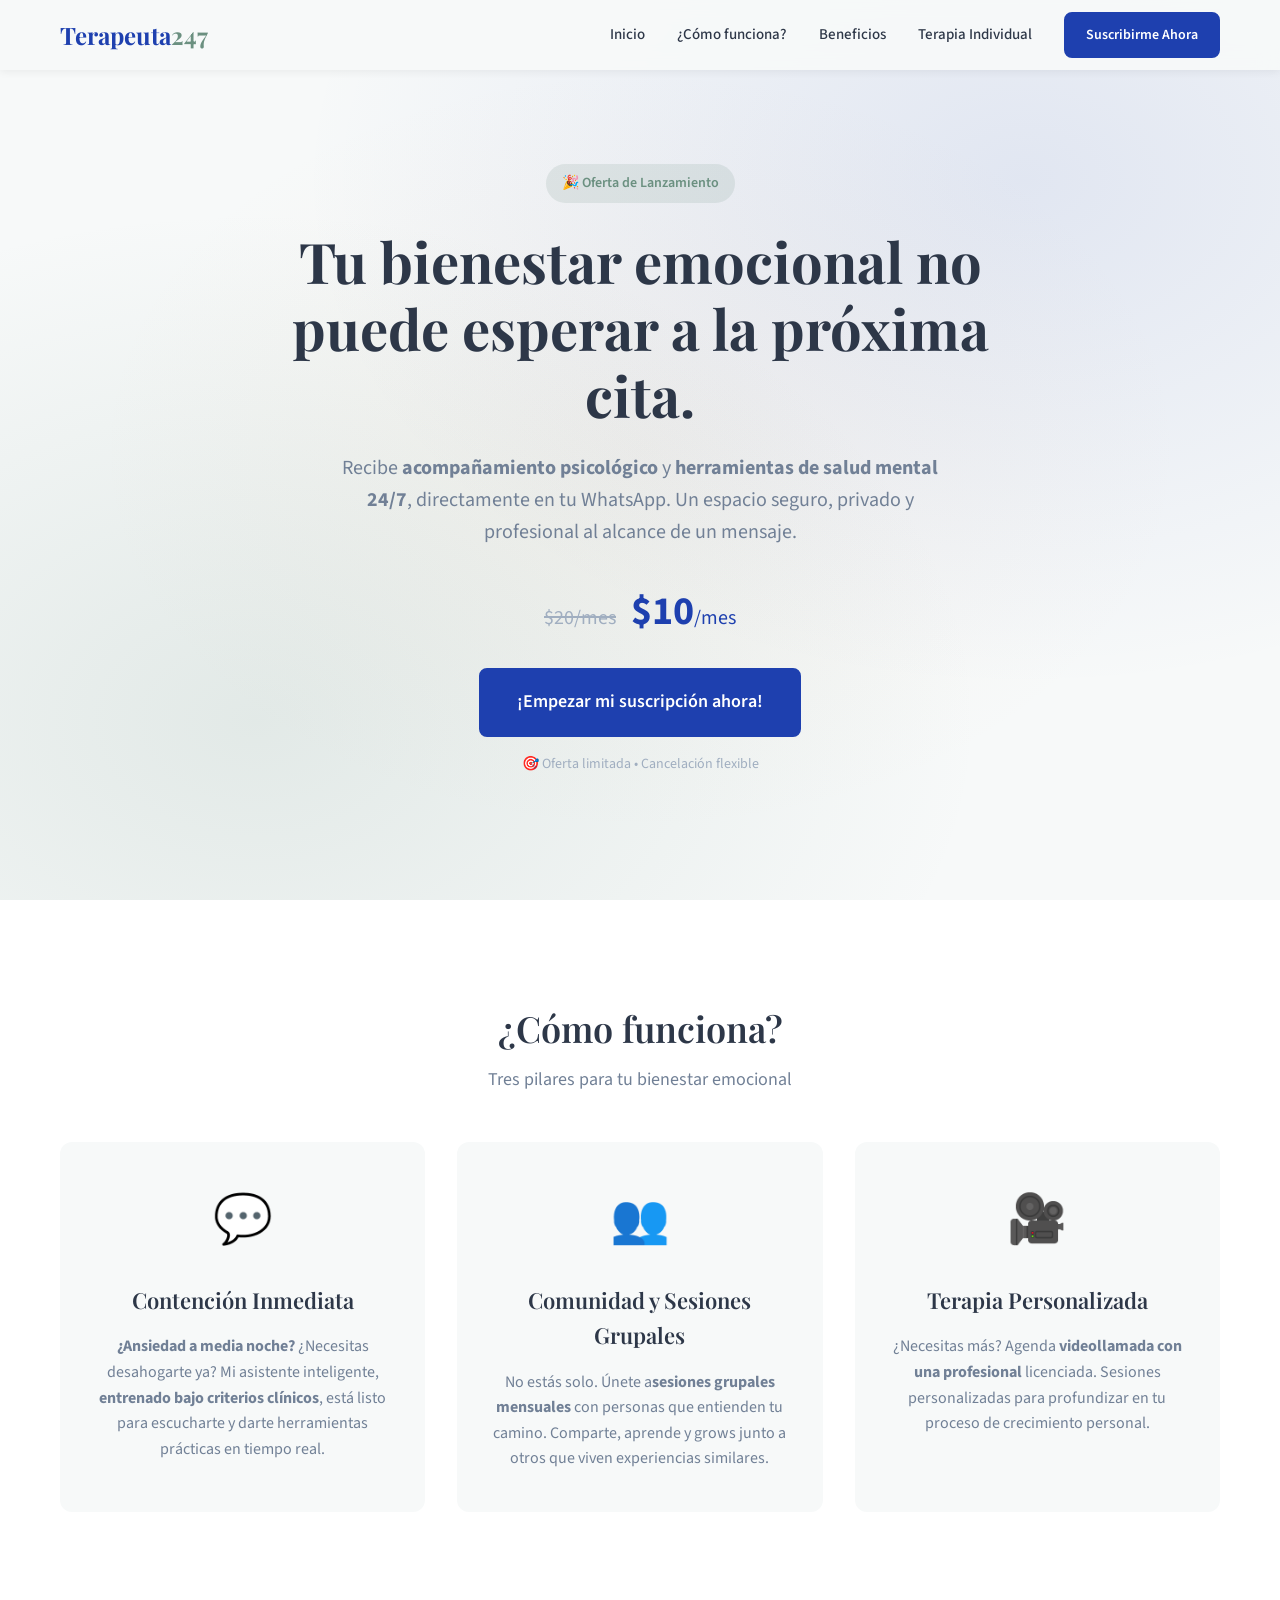
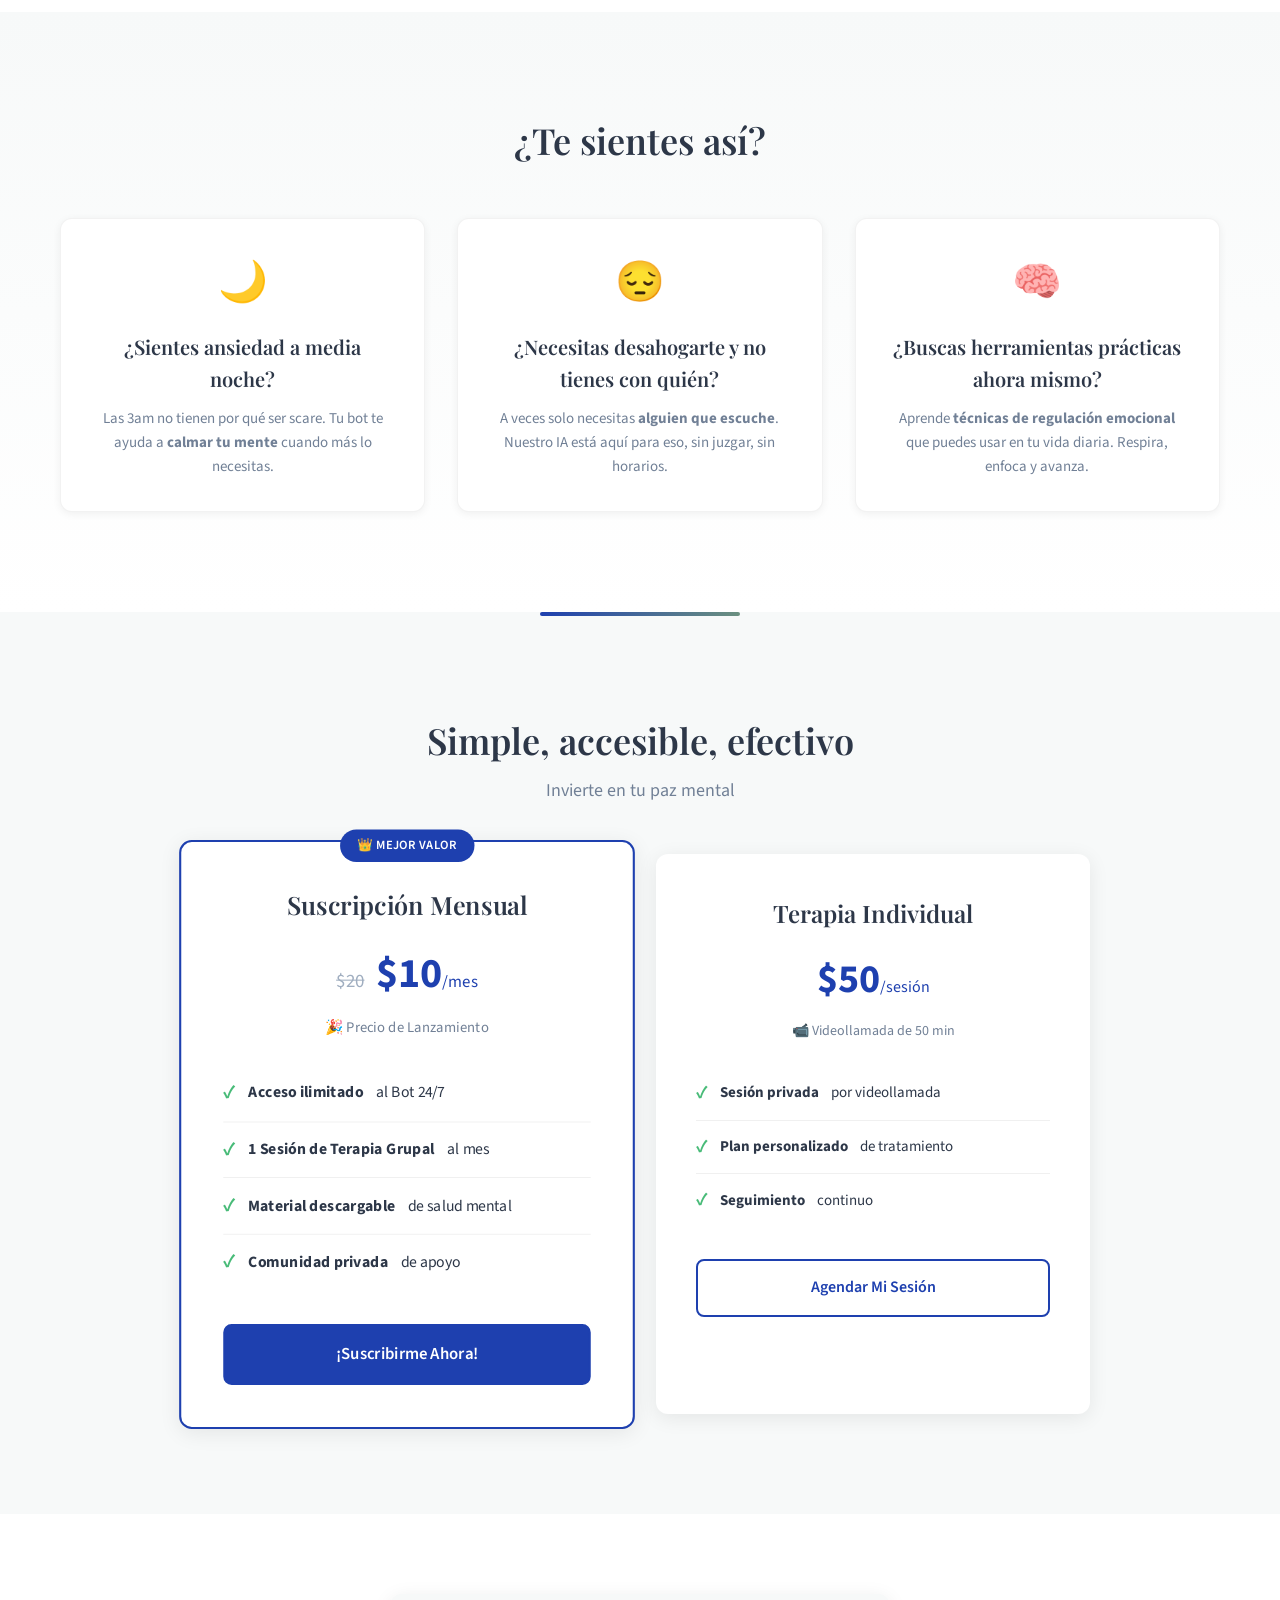
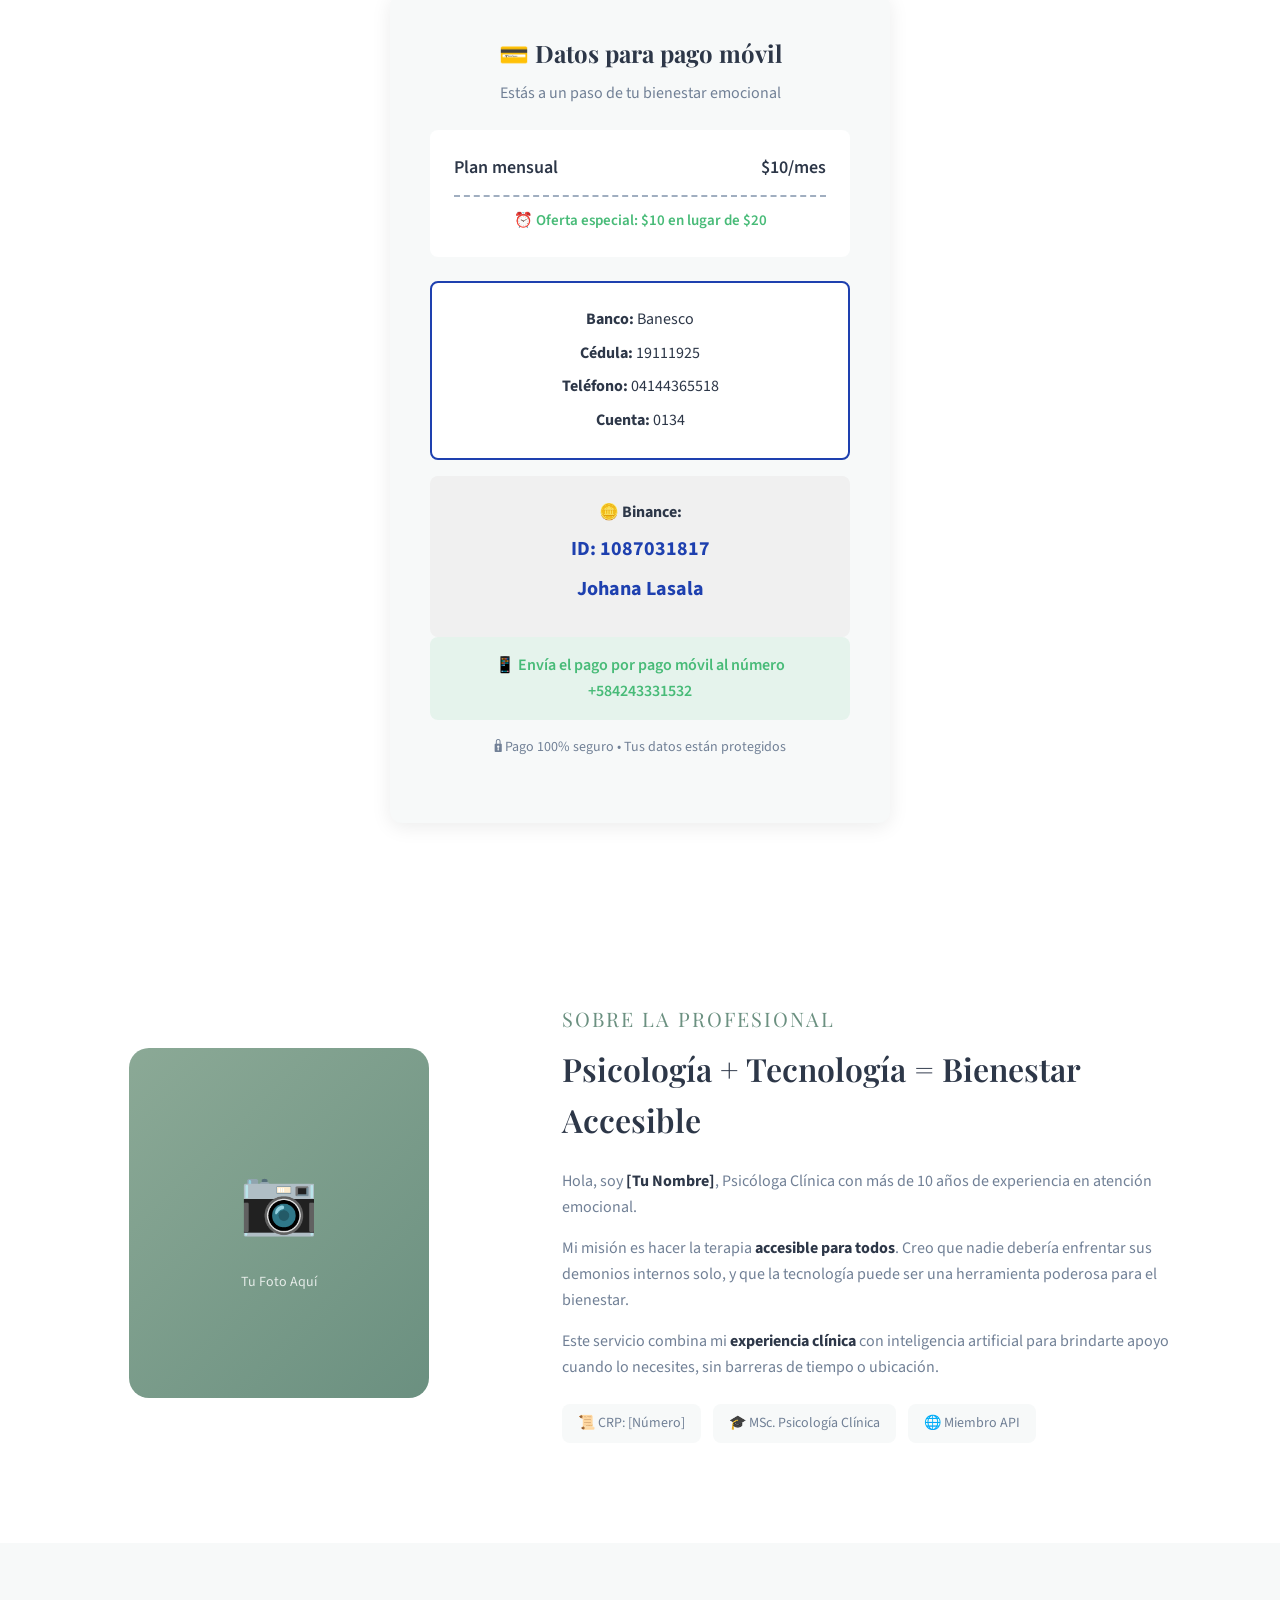
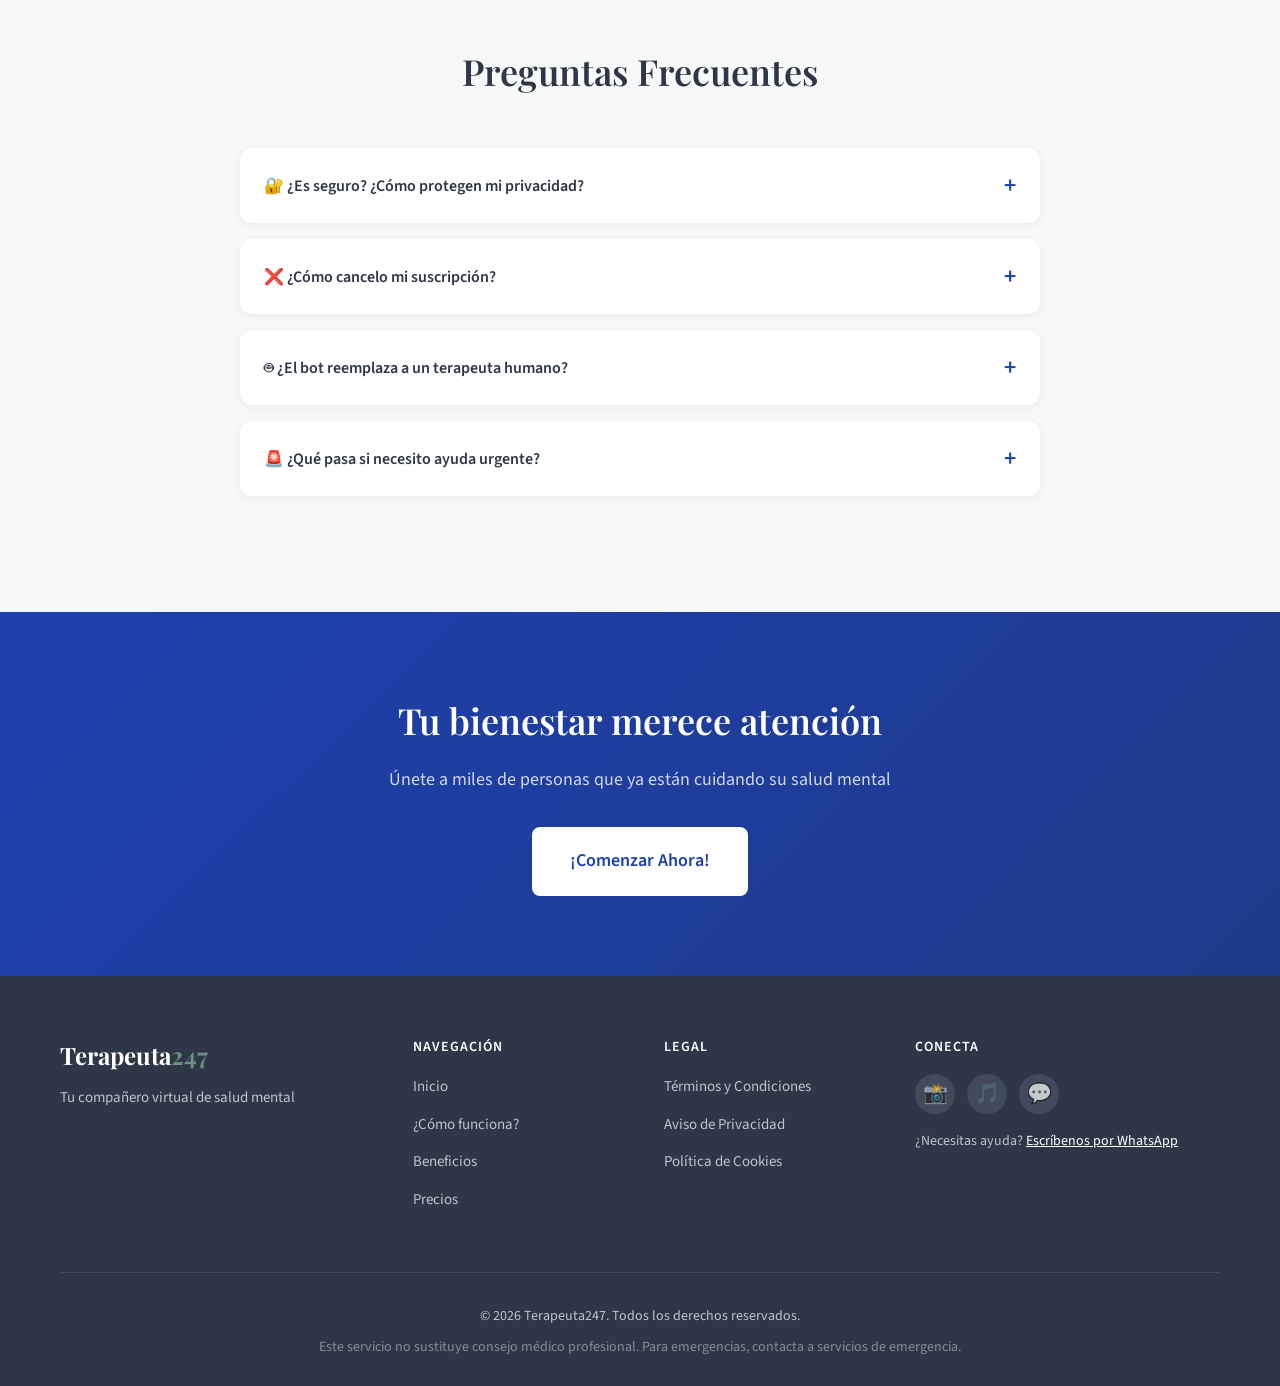
<file: index.html>
<!DOCTYPE html>
<html lang="es">
<head>
    <meta charset="UTF-8">
    <meta name="viewport" content="width=device-width, initial-scale=1.0">
    <title>Terapeuta247 - Tu acompañamiento emocional 24/7</title>
    <meta name="description" content="Terapeuta247 - Asistencia emocional con IA 24/7 vía WhatsApp. Comunidad, terapia grupal y opciones de terapia personalizada. Desde $10/mes">
    <link rel="preconnect" href="https://fonts.googleapis.com">
    <link rel="preconnect" href="https://fonts.gstatic.com" crossorigin>
    <link href="https://fonts.googleapis.com/css2?family=Playfair+Display:wght@400;600;700&family=Source+Sans+3:wght@300;400;600;700&display=swap" rel="stylesheet">
    <link rel="stylesheet" href="styles.css">
</head>
<body>
    <!-- Navigation -->
    <nav class="navbar" id="navbar">
        <div class="container nav-container">
            <a href="#inicio" class="logo">Terapeuta<span>247</span></a>
            <button class="mobile-menu-btn" id="mobileMenuBtn" aria-label="Abrir menú">
                <span></span>
                <span></span>
                <span></span>
            </button>
            <ul class="nav-menu" id="navMenu">
                <li><a href="#inicio" class="nav-link">Inicio</a></li>
                <li><a href="#como-funciona" class="nav-link">¿Cómo funciona?</a></li>
                <li><a href="#beneficios" class="nav-link">Beneficios</a></li>
                <li><a href="#terapia-individual" class="nav-link">Terapia Individual</a></li>
                <li><a href="#pricing" class="btn btn-primary nav-cta">Suscribirme Ahora</a></li>
            </ul>
        </div>
    </nav>

    <!-- Hero Section -->
    <section class="hero" id="inicio">
        <div class="hero-bg"></div>
        <div class="container hero-content">
            <span class="hero-badge">🎉 Oferta de Lanzamiento</span>
            <h1 class="hero-title">Tu bienestar emocional no puede esperar a la próxima cita.</h1>
            <p class="hero-subtitle">Recibe <strong>acompañamiento psicológico</strong> y <strong>herramientas de salud mental 24/7</strong>, directamente en tu WhatsApp. Un espacio seguro, privado y profesional al alcance de un mensaje.</p>
            <div class="hero-price">
                <span class="price-old">$20/mes</span>
                <span class="price-new">$10<span>/mes</span></span>
            </div>
            <a href="#pricing" class="btn btn-primary btn-large">¡Empezar mi suscripción ahora!</a>
            <p class="hero-note">🎯 Oferta limitada • Cancelación flexible</p>
        </div>
    </section>

    <!-- Propuesta de Valor (3 Pilares) -->
    <section class="features" id="como-funciona">
        <div class="container">
            <h2 class="section-title">¿Cómo funciona?</h2>
            <p class="section-subtitle">Tres pilares para tu bienestar emocional</p>
            <div class="features-grid">
                <div class="feature-card" data-animate>
                    <div class="feature-icon">💬</div>
                    <h3>Contención Inmediata</h3>
                    <p><strong>¿Ansiedad a media noche?</strong> ¿Necesitas desahogarte ya? Mi asistente inteligente, <strong>entrenado bajo criterios clínicos</strong>, está listo para escucharte y darte herramientas prácticas en tiempo real.</p>
                </div>
                <div class="feature-card" data-animate>
                    <div class="feature-icon">👥</div>
                    <h3>Comunidad y Sesiones Grupales</h3>
                    <p>No estás solo. Únete a<strong>sesiones grupales mensuales</strong> con personas que entienden tu camino. Comparte, aprende y grows junto a otros que viven experiencias similares.</p>
                </div>
                <div class="feature-card" data-animate>
                    <div class="feature-icon">🎥</div>
                    <h3>Terapia Personalizada</h3>
                    <p>¿Necesitas más? Agenda <strong>videollamada con una profesional</strong> licenciada. Sesiones personalizadas para profundizar en tu proceso de crecimiento personal.</p>
                </div>
            </div>
        </div>
    </section>

    <!-- Sección "El Por Qué" (Dolores) -->
    <section class="pain-points" id="beneficios">
        <div class="container">
            <h2 class="section-title">¿Te sientes así?</h2>
            <div class="pain-grid">
                <div class="pain-card" data-animate>
                    <span class="pain-icon">🌙</span>
                    <h3>¿Sientes ansiedad a media noche?</h3>
                    <p>Las 3am no tienen por qué ser scare. Tu bot te ayuda a <strong>calmar tu mente</strong> cuando más lo necesitas.</p>
                </div>
                <div class="pain-card" data-animate>
                    <span class="pain-icon">😔</span>
                    <h3>¿Necesitas desahogarte y no tienes con quién?</h3>
                    <p>A veces solo necesitas <strong>alguien que escuche</strong>. Nuestro IA está aquí para eso, sin juzgar, sin horarios.</p>
                </div>
                <div class="pain-card" data-animate>
                    <span class="pain-icon">🧠</span>
                    <h3>¿Buscas herramientas prácticas ahora mismo?</h3>
                    <p>Aprende <strong>técnicas de regulación emocional</strong> que puedes usar en tu vida diaria. Respira, enfoca y avanza.</p>
                </div>
            </div>
        </div>
    </section>

    <!-- Pricing -->
    <section class="pricing" id="pricing">
        <div class="container">
            <h2 class="section-title">Simple, accesible, efectivo</h2>
            <p class="section-subtitle">Invierte en tu paz mental</p>
            <div class="pricing-cards">
                <div class="pricing-card featured" data-animate>
                    <span class="pricing-badge">👑 Mejor Valor</span>
                    <h3>Suscripción Mensual</h3>
                    <div class="pricing-price">
                        <span class="price-old">$20</span>
                        <span class="price-new">$10<span>/mes</span></span>
                    </div>
                    <p class="pricing-note">🎉 Precio de Lanzamiento</p>
                    <ul class="pricing-features">
                        <li>
                            <span class="check">✓</span>
                            <strong>Acceso ilimitado</strong> al Bot 24/7
                        </li>
                        <li>
                            <span class="check">✓</span>
                            <strong>1 Sesión de Terapia Grupal</strong> al mes
                        </li>
                        <li>
                            <span class="check">✓</span>
                            <strong>Material descargable</strong> de salud mental
                        </li>
                        <li>
                            <span class="check">✓</span>
                            <strong>Comunidad privada</strong> de apoyo
                        </li>
                    </ul>
                    <a href="#payment" class="btn btn-primary btn-full">¡Suscribirme Ahora!</a>
                </div>
                <div class="pricing-card" id="terapia-individual" data-animate>
                    <h3>Terapia Individual</h3>
                    <div class="pricing-price">
                        <span class="price-new">$50<span>/sesión</span></span>
                    </div>
                    <p class="pricing-note">📹 Videollamada de 50 min</p>
                    <ul class="pricing-features">
                        <li>
                            <span class="check">✓</span>
                            <strong>Sesión privada</strong> por videollamada
                        </li>
                        <li>
                            <span class="check">✓</span>
                            <strong>Plan personalizado</strong> de tratamiento
                        </li>
                        <li>
                            <span class="check">✓</span>
                            <strong>Seguimiento</strong> continuo
                        </li>
                    </ul>
                    <a href="#calendly" class="btn btn-secondary btn-full">Agendar Mi Sesión</a>
                </div>
            </div>
        </div>
    </section>

    <!-- Payment Section (Stripe/MercadoPago embed) -->
    <section id="payment" class="payment-section">
        <div class="container">
            <div class="payment-box">
                <h3>💳 Datos para pago móvil</h3>
                <p>Estás a un paso de tu bienestar emocional</p>
                <div class="payment-summary">
                    <div class="payment-item">
                        <span>Plan mensual</span>
                        <span class="price-new">$10/mes</span>
                    </div>
                    <p class="payment-note">⏰ Oferta especial: $10 en lugar de $20</p>
                </div>
                <div class="payment-details">
                    <div class="bank-info">
                        <p><strong>Banco:</strong> Banesco</p>
                        <p><strong>Cédula:</strong> 19111925</p>
                        <p><strong>Teléfono:</strong> 04144365518</p>
                        <p><strong>Cuenta:</strong> 0134</p>
                    </div>
                    <div class="paypal-option">
                        <p><strong>🪙 Binance:</strong></p>
                        <p class="paypal-email">ID: 1087031817</p>
                        <p class="paypal-email">Johana Lasala</p>
                    </div>
                    <p class="payment-instruction">📱 Envía el pago por pago móvil al número +584243331532</p>
                </div>
                <p class="payment-secure">🔒 Pago 100% seguro • Tus datos están protegidos</p>
            </div>
        </div>
    </section>

    <!-- Sobre la Profesional -->
    <section class="about" id="sobre-mi">
        <div class="container">
            <div class="about-content">
                <div class="about-image">
                    <div class="about-img-placeholder">
                        <span>📷</span>
                        <p>Tu Foto Aquí</p>
                    </div>
                </div>
                <div class="about-text">
                    <h2>Sobre la Profesional</h2>
                    <h3>Psicología + Tecnología = Bienestar Accesible</h3>
                    <p>Hola, soy <strong>[Tu Nombre]</strong>, Psicóloga Clínica con más de 10 años de experiencia en atención emocional.</p>
                    <p>Mi misión es hacer la terapia <strong>accesible para todos</strong>. Creo que nadie debería enfrentar sus demonios internos solo, y que la tecnología puede ser una herramienta poderosa para el bienestar.</p>
                    <p>Este servicio combina mi <strong>experiencia clínica</strong> con inteligencia artificial para brindarte apoyo cuando lo necesites, sin barreras de tiempo o ubicación.</p>
                    <div class="about-credentials">
                        <span class="credential">📜 CRP: [Número]</span>
                        <span class="credential">🎓 MSc. Psicología Clínica</span>
                        <span class="credential">🌐 Miembro API</span>
                    </div>
                </div>
            </div>
        </div>
    </section>

    <!-- FAQ -->
    <section class="faq" id="faq">
        <div class="container">
            <h2 class="section-title">Preguntas Frecuentes</h2>
            <div class="faq-list">
                <div class="faq-item" data-animate>
                    <button class="faq-question">
                        <span>🔐 ¿Es seguro? ¿Cómo protegen mi privacidad?</span>
                        <span class="faq-toggle">+</span>
                    </button>
                    <div class="faq-answer">
                        <p>Tu privacidad es nuestra <strong>prioridad #1</strong>. Todos tus datos están encriptados y nunca compartimos tu información personal. Cumplimos con las normativas de protección de datos vigente (RGPD/LGPD). Puedes solicitar la eliminación de tus datos en cualquier momento.</p>
                    </div>
                </div>
                <div class="faq-item" data-animate>
                    <button class="faq-question">
                        <span>❌ ¿Cómo cancelo mi suscripción?</span>
                        <span class="faq-toggle">+</span>
                    </button>
                    <div class="faq-answer">
                        <p>Puedes cancelar en cualquier momento desde tu panel de usuario o enviándonos un mensaje por WhatsApp. <strong>No hay cláusulas ocultas ni multas</strong>. Tu satisfacción está garantizada.</p>
                    </div>
                </div>
                <div class="faq-item" data-animate>
                    <button class="faq-question">
                        <span>🤖 ¿El bot reemplaza a un terapeuta humano?</span>
                        <span class="faq-toggle">+</span>
                    </button>
                    <div class="faq-answer">
                        <p><strong>No.</strong> El bot es una herramienta de apoyo complementario, no un sustituto de la terapia profesional. Para casos que requieren atención más profunda, recomendamos nuestras sesiones individuales con una psicóloga licenciada. El bot está diseñado para <strong>primeros auxilios emocionales</strong> y seguimiento, no para diagnóstico.</p>
                    </div>
                </div>
                <div class="faq-item" data-animate>
                    <button class="faq-question">
                        <span>🚨 ¿Qué pasa si necesito ayuda urgente?</span>
                        <span class="faq-toggle">+</span>
                    </button>
                    <div class="faq-answer">
                        <p>Si estás en crisis o tienes pensamientos de autolesión, por favor <strong>contacta a líneas de emergencia locales</strong> o ve a tu sala de emergencias más cercana. Nuestro bot puede orientarte pero <strong>no sustituye atención de emergencia</strong>.</p>
                    </div>
                </div>
            </div>
        </div>
    </section>

    <!-- CTA Final -->
    <section class="cta-final">
        <div class="container">
            <h2>Tu bienestar merece atención</h2>
            <p>Únete a miles de personas que ya están cuidando su salud mental</p>
            <a href="#payment" class="btn btn-primary btn-large">¡Comenzar Ahora!</a>
        </div>
    </section>

    <!-- Footer -->
    <footer class="footer">
        <div class="container">
            <div class="footer-content">
                <div class="footer-brand">
                    <a href="#inicio" class="logo">Terapeuta<span>247</span></a>
                    <p>Tu compañero virtual de salud mental</p>
                </div>
                <div class="footer-links">
                    <h4>Navegación</h4>
                    <ul>
                        <li><a href="#inicio">Inicio</a></li>
                        <li><a href="#como-funciona">¿Cómo funciona?</a></li>
                        <li><a href="#beneficios">Beneficios</a></li>
                        <li><a href="#pricing">Precios</a></li>
                    </ul>
                </div>
                <div class="footer-links">
                    <h4>Legal</h4>
                    <ul>
                        <li><a href="#">Términos y Condiciones</a></li>
                        <li><a href="#">Aviso de Privacidad</a></li>
                        <li><a href="#">Política de Cookies</a></li>
                    </ul>
                </div>
                <div class="footer-social">
                    <h4>Conecta</h4>
                    <div class="social-links">
                        <a href="#" aria-label="Instagram">📸</a>
                        <a href="#" aria-label="TikTok">🎵</a>
                        <a href="#" aria-label="WhatsApp">💬</a>
                    </div>
                    <p class="footer-contact">¿Necesitas ayuda? <a href="#">Escríbenos por WhatsApp</a></p>
                </div>
            </div>
            <div class="footer-bottom">
                <p>&copy; 2026 Terapeuta247. Todos los derechos reservados.</p>
                <p class="disclaimer">Este servicio no sustituye consejo médico profesional. Para emergencias, contacta a servicios de emergencia.</p>
            </div>
        </div>
    </footer>

    <script src="script.js"></script>
</body>
</html>
</file>
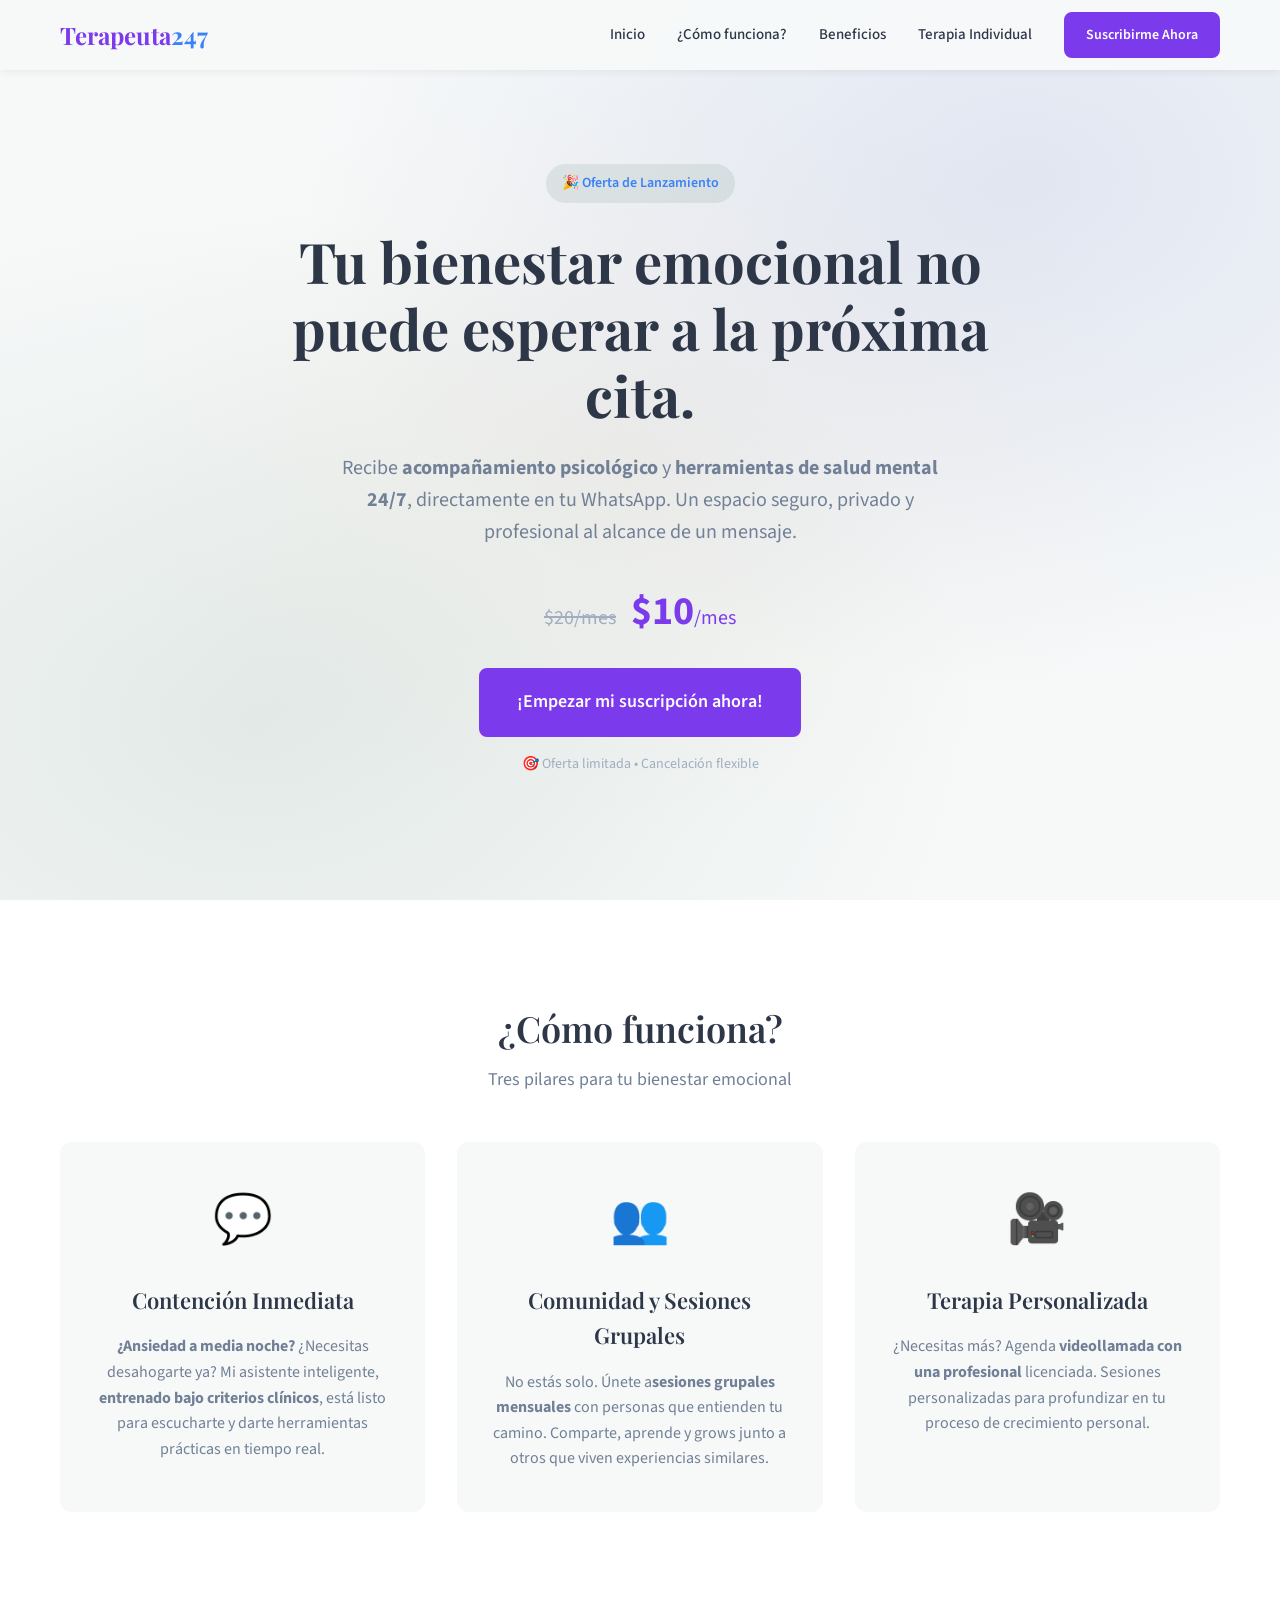
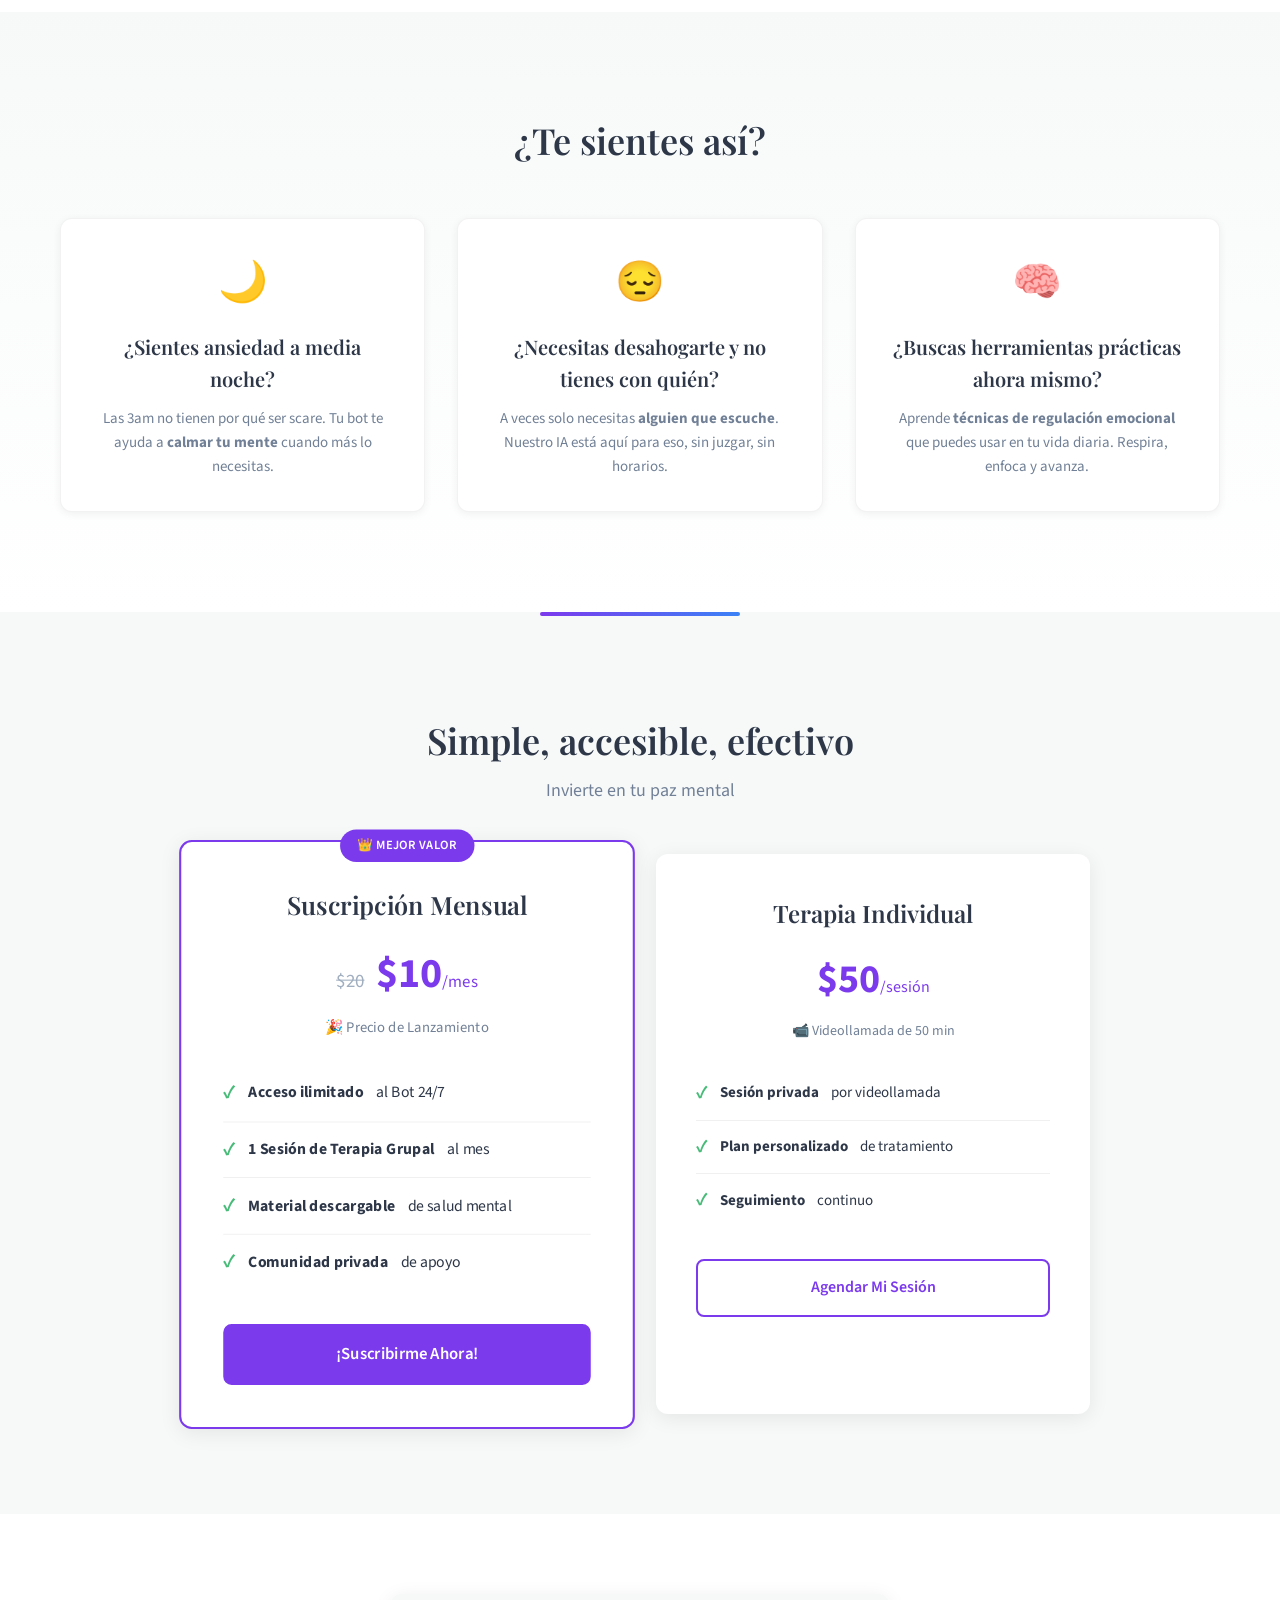
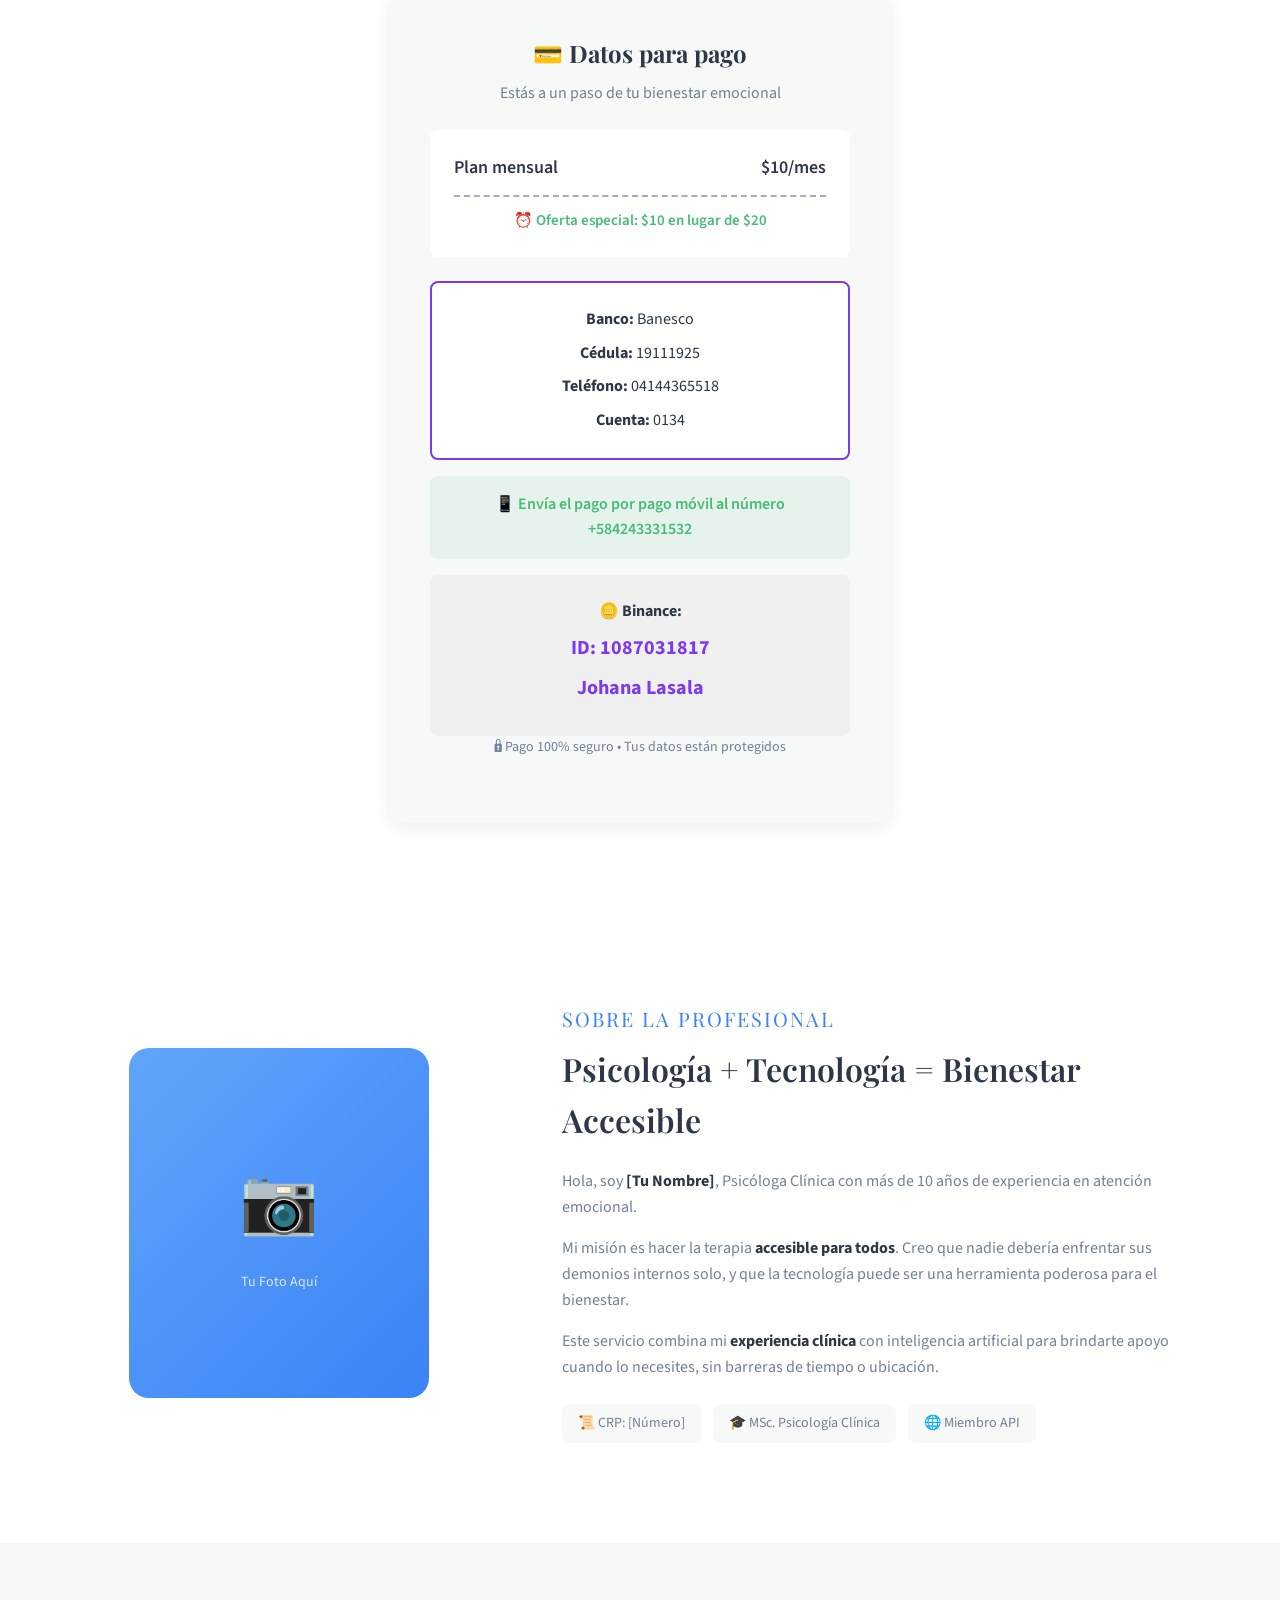
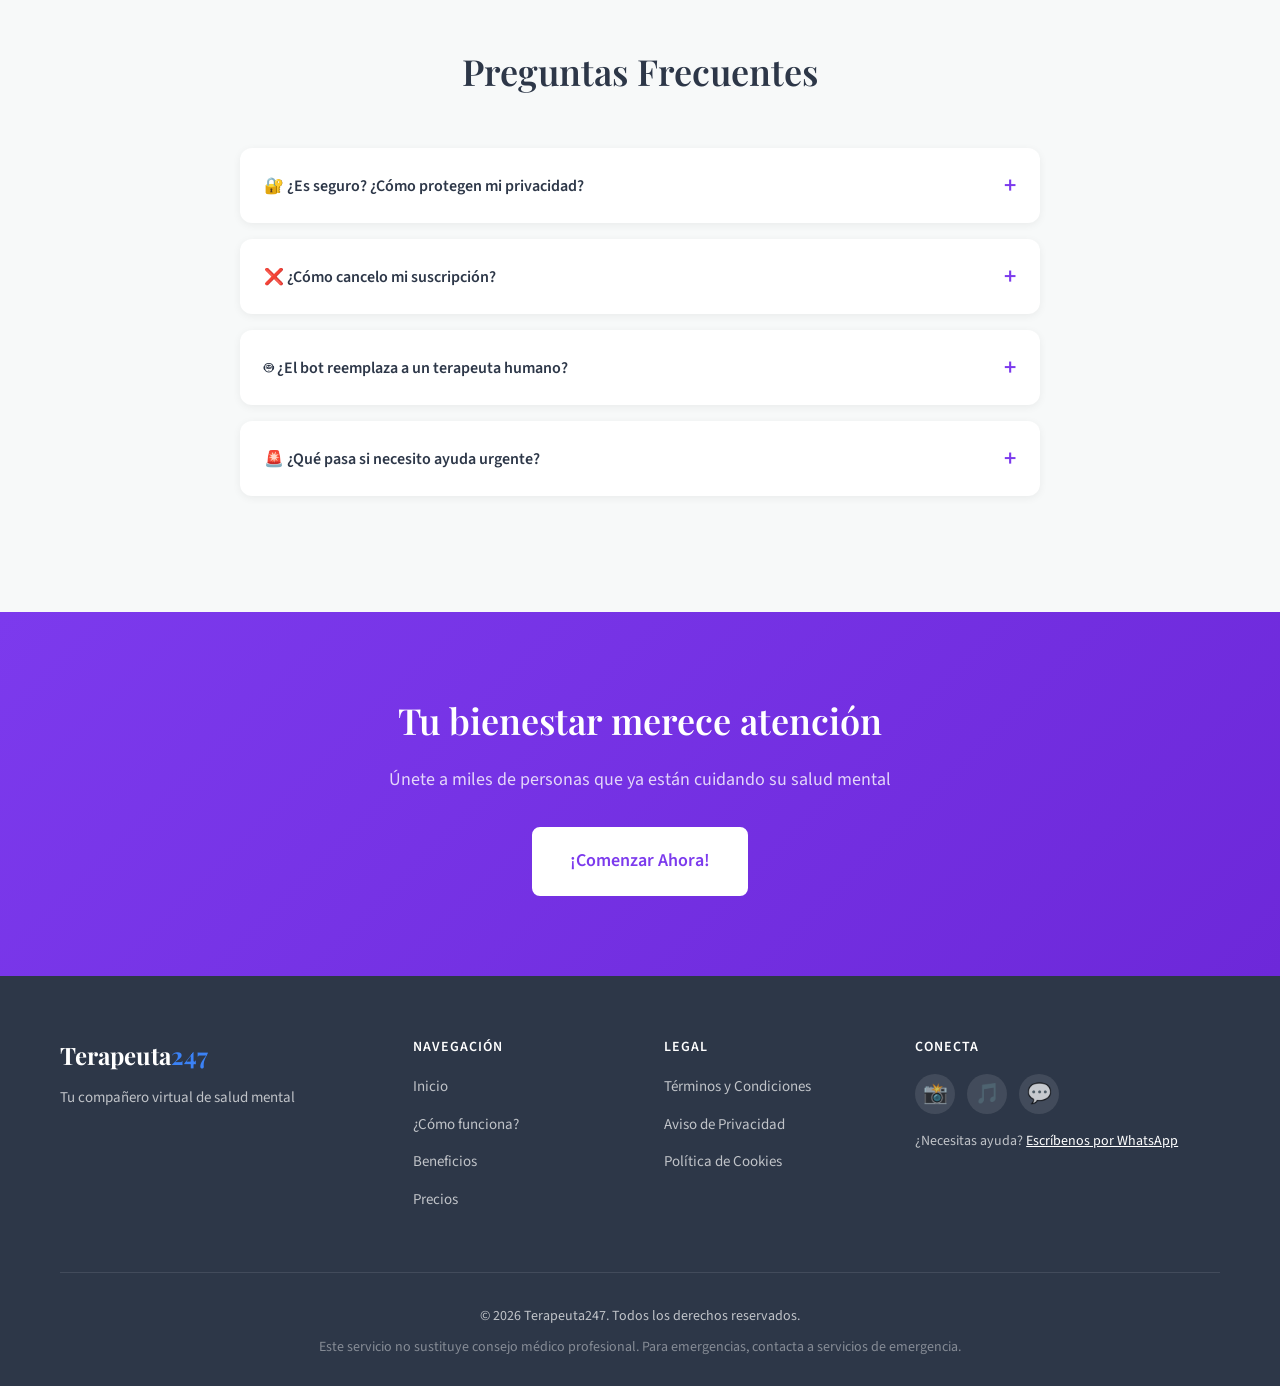
<file: mokipen/hola/psicologia/psicologia-para-movil/index.html>
<!DOCTYPE html>
<html lang="es">
<head>
    <meta charset="UTF-8">
    <meta name="viewport" content="width=device-width, initial-scale=1.0">
    <title>Terapeuta247 - Tu acompañamiento emocional 24/7</title>
    <meta name="description" content="Terapeuta247 - Asistencia emocional con IA 24/7 vía WhatsApp. Comunidad, terapia grupal y opciones de terapia personalizada. Desde $10/mes">
    <link rel="preconnect" href="https://fonts.googleapis.com">
    <link rel="preconnect" href="https://fonts.gstatic.com" crossorigin>
    <link href="https://fonts.googleapis.com/css2?family=Playfair+Display:wght@400;600;700&family=Source+Sans+3:wght@300;400;600;700&display=swap" rel="stylesheet">
    <link rel="stylesheet" href="styles.css">
</head>
<body>
    <!-- Navigation -->
    <nav class="navbar" id="navbar">
        <div class="container nav-container">
            <a href="#inicio" class="logo">Terapeuta<span>247</span></a>
            <button class="mobile-menu-btn" id="mobileMenuBtn" aria-label="Abrir menú">
                <span></span>
                <span></span>
                <span></span>
            </button>
            <ul class="nav-menu" id="navMenu">
                <li><a href="#inicio" class="nav-link">Inicio</a></li>
                <li><a href="#como-funciona" class="nav-link">¿Cómo funciona?</a></li>
                <li><a href="#beneficios" class="nav-link">Beneficios</a></li>
                <li><a href="#terapia-individual" class="nav-link">Terapia Individual</a></li>
                <li><a href="#pricing" class="btn btn-primary nav-cta">Suscribirme Ahora</a></li>
            </ul>
        </div>
    </nav>

    <!-- Hero Section -->
    <section class="hero" id="inicio">
        <div class="hero-bg"></div>
        <div class="container hero-content">
            <span class="hero-badge">🎉 Oferta de Lanzamiento</span>
            <h1 class="hero-title">Tu bienestar emocional no puede esperar a la próxima cita.</h1>
            <p class="hero-subtitle">Recibe <strong>acompañamiento psicológico</strong> y <strong>herramientas de salud mental 24/7</strong>, directamente en tu WhatsApp. Un espacio seguro, privado y profesional al alcance de un mensaje.</p>
            <div class="hero-price">
                <span class="price-old">$20/mes</span>
                <span class="price-new">$10<span>/mes</span></span>
            </div>
            <a href="#pricing" class="btn btn-primary btn-large">¡Empezar mi suscripción ahora!</a>
            <p class="hero-note">🎯 Oferta limitada • Cancelación flexible</p>
        </div>
    </section>

    <!-- Propuesta de Valor (3 Pilares) -->
    <section class="features" id="como-funciona">
        <div class="container">
            <h2 class="section-title">¿Cómo funciona?</h2>
            <p class="section-subtitle">Tres pilares para tu bienestar emocional</p>
            <div class="features-grid">
                <div class="feature-card" data-animate>
                    <div class="feature-icon">💬</div>
                    <h3>Contención Inmediata</h3>
                    <p><strong>¿Ansiedad a media noche?</strong> ¿Necesitas desahogarte ya? Mi asistente inteligente, <strong>entrenado bajo criterios clínicos</strong>, está listo para escucharte y darte herramientas prácticas en tiempo real.</p>
                </div>
                <div class="feature-card" data-animate>
                    <div class="feature-icon">👥</div>
                    <h3>Comunidad y Sesiones Grupales</h3>
                    <p>No estás solo. Únete a<strong>sesiones grupales mensuales</strong> con personas que entienden tu camino. Comparte, aprende y grows junto a otros que viven experiencias similares.</p>
                </div>
                <div class="feature-card" data-animate>
                    <div class="feature-icon">🎥</div>
                    <h3>Terapia Personalizada</h3>
                    <p>¿Necesitas más? Agenda <strong>videollamada con una profesional</strong> licenciada. Sesiones personalizadas para profundizar en tu proceso de crecimiento personal.</p>
                </div>
            </div>
        </div>
    </section>

    <!-- Sección "El Por Qué" (Dolores) -->
    <section class="pain-points" id="beneficios">
        <div class="container">
            <h2 class="section-title">¿Te sientes así?</h2>
            <div class="pain-grid">
                <div class="pain-card" data-animate>
                    <span class="pain-icon">🌙</span>
                    <h3>¿Sientes ansiedad a media noche?</h3>
                    <p>Las 3am no tienen por qué ser scare. Tu bot te ayuda a <strong>calmar tu mente</strong> cuando más lo necesitas.</p>
                </div>
                <div class="pain-card" data-animate>
                    <span class="pain-icon">😔</span>
                    <h3>¿Necesitas desahogarte y no tienes con quién?</h3>
                    <p>A veces solo necesitas <strong>alguien que escuche</strong>. Nuestro IA está aquí para eso, sin juzgar, sin horarios.</p>
                </div>
                <div class="pain-card" data-animate>
                    <span class="pain-icon">🧠</span>
                    <h3>¿Buscas herramientas prácticas ahora mismo?</h3>
                    <p>Aprende <strong>técnicas de regulación emocional</strong> que puedes usar en tu vida diaria. Respira, enfoca y avanza.</p>
                </div>
            </div>
        </div>
    </section>

    <!-- Pricing -->
    <section class="pricing" id="pricing">
        <div class="container">
            <h2 class="section-title">Simple, accesible, efectivo</h2>
            <p class="section-subtitle">Invierte en tu paz mental</p>
            <div class="pricing-cards">
                <div class="pricing-card featured" data-animate>
                    <span class="pricing-badge">👑 Mejor Valor</span>
                    <h3>Suscripción Mensual</h3>
                    <div class="pricing-price">
                        <span class="price-old">$20</span>
                        <span class="price-new">$10<span>/mes</span></span>
                    </div>
                    <p class="pricing-note">🎉 Precio de Lanzamiento</p>
                    <ul class="pricing-features">
                        <li>
                            <span class="check">✓</span>
                            <strong>Acceso ilimitado</strong> al Bot 24/7
                        </li>
                        <li>
                            <span class="check">✓</span>
                            <strong>1 Sesión de Terapia Grupal</strong> al mes
                        </li>
                        <li>
                            <span class="check">✓</span>
                            <strong>Material descargable</strong> de salud mental
                        </li>
                        <li>
                            <span class="check">✓</span>
                            <strong>Comunidad privada</strong> de apoyo
                        </li>
                    </ul>
                    <a href="#payment" class="btn btn-primary btn-full">¡Suscribirme Ahora!</a>
                </div>
                <div class="pricing-card" id="terapia-individual" data-animate>
                    <h3>Terapia Individual</h3>
                    <div class="pricing-price">
                        <span class="price-new">$50<span>/sesión</span></span>
                    </div>
                    <p class="pricing-note">📹 Videollamada de 50 min</p>
                    <ul class="pricing-features">
                        <li>
                            <span class="check">✓</span>
                            <strong>Sesión privada</strong> por videollamada
                        </li>
                        <li>
                            <span class="check">✓</span>
                            <strong>Plan personalizado</strong> de tratamiento
                        </li>
                        <li>
                            <span class="check">✓</span>
                            <strong>Seguimiento</strong> continuo
                        </li>
                    </ul>
                    <a href="#calendly" class="btn btn-secondary btn-full">Agendar Mi Sesión</a>
                </div>
            </div>
        </div>
    </section>

    <!-- Payment Section -->
    <section id="payment" class="payment-section">
        <div class="container">
            <div class="payment-box">
                <h3>💳 Datos para pago</h3>
                <p>Estás a un paso de tu bienestar emocional</p>
                <div class="payment-summary">
                    <div class="payment-item">
                        <span>Plan mensual</span>
                        <span class="price-new">$10/mes</span>
                    </div>
                    <p class="payment-note">⏰ Oferta especial: $10 en lugar de $20</p>
                </div>
                <div class="payment-details">
                    <div class="bank-info">
                        <p><strong>Banco:</strong> Banesco</p>
                        <p><strong>Cédula:</strong> 19111925</p>
                        <p><strong>Teléfono:</strong> 04144365518</p>
                        <p><strong>Cuenta:</strong> 0134</p>
                    </div>
                    <p class="payment-instruction">📱 Envía el pago por pago móvil al número <a href="https://wa.me/584243331532" target="_blank">+584243331532</a></p>
                    <div class="paypal-option">
                        <p><strong>🪙 Binance:</strong></p>
                        <p class="paypal-email">ID: 1087031817</p>
                        <p class="paypal-email">Johana Lasala</p>
                    </div>
                </div>
                <p class="payment-secure">🔒 Pago 100% seguro • Tus datos están protegidos</p>
            </div>
        </div>
    </section>

    <!-- Sobre la Profesional -->
    <section class="about" id="sobre-mi">
        <div class="container">
            <div class="about-content">
                <div class="about-image">
                    <div class="about-img-placeholder">
                        <span>📷</span>
                        <p>Tu Foto Aquí</p>
                    </div>
                </div>
                <div class="about-text">
                    <h2>Sobre la Profesional</h2>
                    <h3>Psicología + Tecnología = Bienestar Accesible</h3>
                    <p>Hola, soy <strong>[Tu Nombre]</strong>, Psicóloga Clínica con más de 10 años de experiencia en atención emocional.</p>
                    <p>Mi misión es hacer la terapia <strong>accesible para todos</strong>. Creo que nadie debería enfrentar sus demonios internos solo, y que la tecnología puede ser una herramienta poderosa para el bienestar.</p>
                    <p>Este servicio combina mi <strong>experiencia clínica</strong> con inteligencia artificial para brindarte apoyo cuando lo necesites, sin barreras de tiempo o ubicación.</p>
                    <div class="about-credentials">
                        <span class="credential">📜 CRP: [Número]</span>
                        <span class="credential">🎓 MSc. Psicología Clínica</span>
                        <span class="credential">🌐 Miembro API</span>
                    </div>
                </div>
            </div>
        </div>
    </section>

    <!-- FAQ -->
    <section class="faq" id="faq">
        <div class="container">
            <h2 class="section-title">Preguntas Frecuentes</h2>
            <div class="faq-list">
                <div class="faq-item" data-animate>
                    <button class="faq-question">
                        <span>🔐 ¿Es seguro? ¿Cómo protegen mi privacidad?</span>
                        <span class="faq-toggle">+</span>
                    </button>
                    <div class="faq-answer">
                        <p>Tu privacidad es nuestra <strong>prioridad #1</strong>. Todos tus datos están encriptados y nunca compartimos tu información personal. Cumplimos con las normativas de protección de datos vigente (RGPD/LGPD). Puedes solicitar la eliminación de tus datos en cualquier momento.</p>
                    </div>
                </div>
                <div class="faq-item" data-animate>
                    <button class="faq-question">
                        <span>❌ ¿Cómo cancelo mi suscripción?</span>
                        <span class="faq-toggle">+</span>
                    </button>
                    <div class="faq-answer">
                        <p>Puedes cancelar en cualquier momento desde tu panel de usuario o enviándonos un mensaje por WhatsApp. <strong>No hay cláusulas ocultas ni multas</strong>. Tu satisfacción está garantizada.</p>
                    </div>
                </div>
                <div class="faq-item" data-animate>
                    <button class="faq-question">
                        <span>🤖 ¿El bot reemplaza a un terapeuta humano?</span>
                        <span class="faq-toggle">+</span>
                    </button>
                    <div class="faq-answer">
                        <p><strong>No.</strong> El bot es una herramienta de apoyo complementario, no un sustituto de la terapia profesional. Para casos que requieren atención más profunda, recomendamos nuestras sesiones individuales con una psicóloga licenciada. El bot está diseñado para <strong>primeros auxilios emocionales</strong> y seguimiento, no para diagnóstico.</p>
                    </div>
                </div>
                <div class="faq-item" data-animate>
                    <button class="faq-question">
                        <span>🚨 ¿Qué pasa si necesito ayuda urgente?</span>
                        <span class="faq-toggle">+</span>
                    </button>
                    <div class="faq-answer">
                        <p>Si estás en crisis o tienes pensamientos de autolesión, por favor <strong>contacta a líneas de emergencia locales</strong> o ve a tu sala de emergencias más cercana. Nuestro bot puede orientarte pero <strong>no sustituye atención de emergencia</strong>.</p>
                    </div>
                </div>
            </div>
        </div>
    </section>

    <!-- CTA Final -->
    <section class="cta-final">
        <div class="container">
            <h2>Tu bienestar merece atención</h2>
            <p>Únete a miles de personas que ya están cuidando su salud mental</p>
            <a href="#payment" class="btn btn-primary btn-large">¡Comenzar Ahora!</a>
        </div>
    </section>

    <!-- Footer -->
    <footer class="footer">
        <div class="container">
            <div class="footer-content">
                <div class="footer-brand">
                    <a href="#inicio" class="logo">Terapeuta<span>247</span></a>
                    <p>Tu compañero virtual de salud mental</p>
                </div>
                <div class="footer-links">
                    <h4>Navegación</h4>
                    <ul>
                        <li><a href="#inicio">Inicio</a></li>
                        <li><a href="#como-funciona">¿Cómo funciona?</a></li>
                        <li><a href="#beneficios">Beneficios</a></li>
                        <li><a href="#pricing">Precios</a></li>
                    </ul>
                </div>
                <div class="footer-links">
                    <h4>Legal</h4>
                    <ul>
                        <li><a href="#">Términos y Condiciones</a></li>
                        <li><a href="#">Aviso de Privacidad</a></li>
                        <li><a href="#">Política de Cookies</a></li>
                    </ul>
                </div>
                <div class="footer-social">
                    <h4>Conecta</h4>
                    <div class="social-links">
                        <a href="#" aria-label="Instagram">📸</a>
                        <a href="#" aria-label="TikTok">🎵</a>
                        <a href="#" aria-label="WhatsApp">💬</a>
                    </div>
                    <p class="footer-contact">¿Necesitas ayuda? <a href="#">Escríbenos por WhatsApp</a></p>
                </div>
            </div>
            <div class="footer-bottom">
                <p>&copy; 2026 Terapeuta247. Todos los derechos reservados.</p>
                <p class="disclaimer">Este servicio no sustituye consejo médico profesional. Para emergencias, contacta a servicios de emergencia.</p>
            </div>
        </div>
    </footer>

    <script src="script.js"></script>
</body>
</html>
</file>
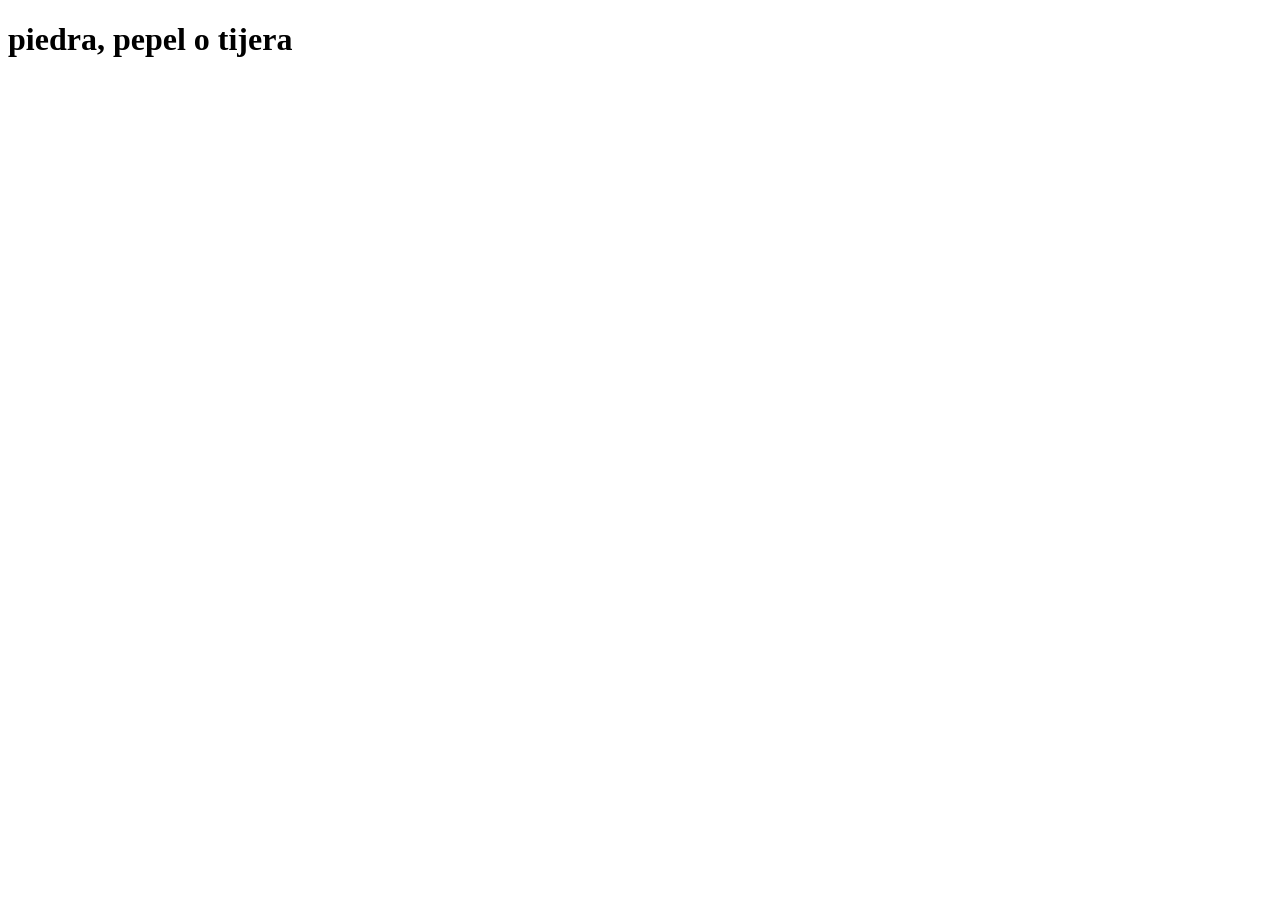
<file: pi,pa,,ti.html>
<!DOCTYPE html>
<html>
     <head>
        <meta charset="uf-8"  />
         <title>piedra, papel o tijera </title> 
         <script src="pi,pa,ti.js"></script>
     </head>
     <body>
         <h1>piedra, pepel o tijera</h1>
     </body>
</html>
</file>
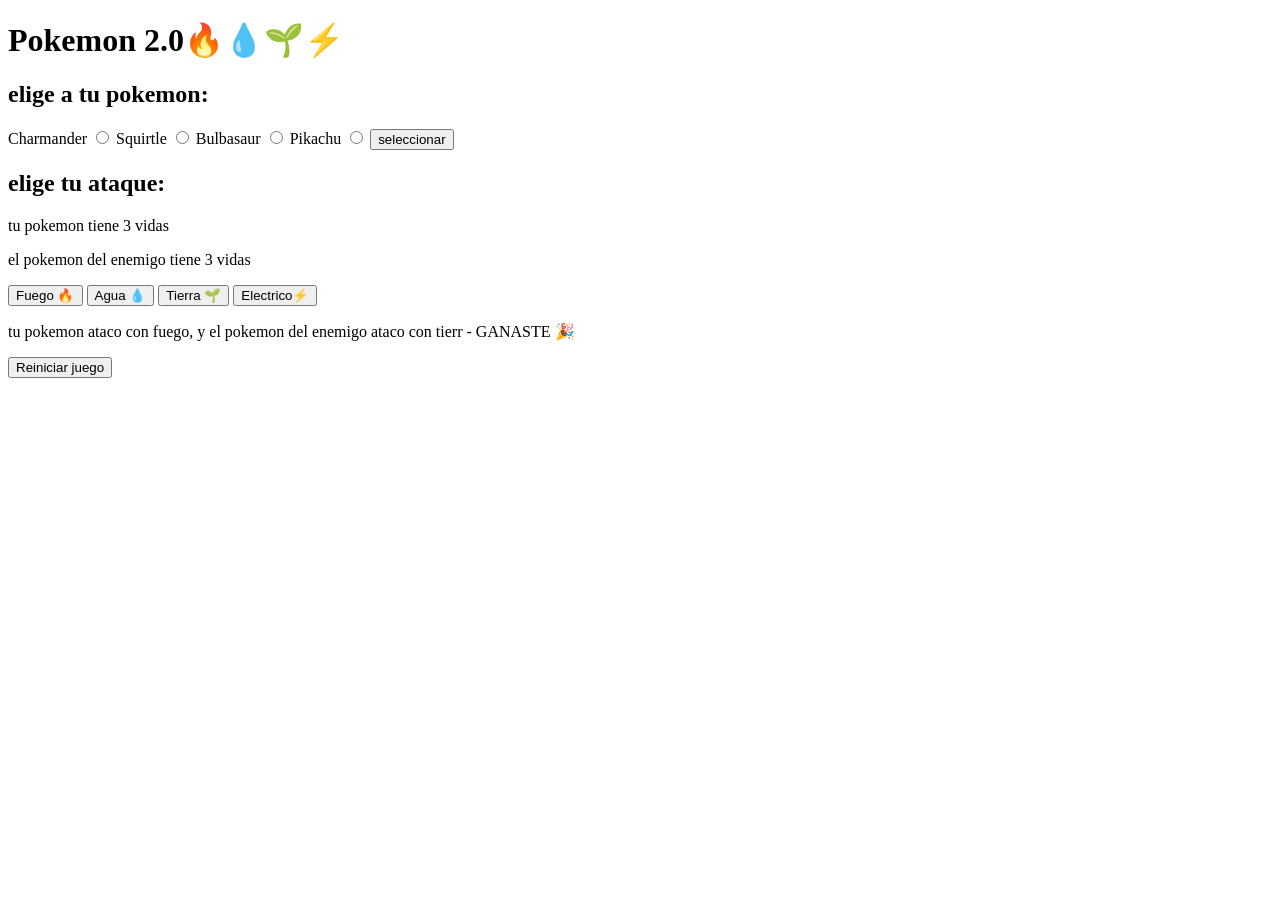
<file: pokemon.html>
<!DOCTYPE html>
<html lang="en">
<head>
    <meta charset="UTF-8">
    <meta name="viewport" content="width=device-width, initial-scale=1.0">
    <script src="pokemon.js"></script>
    <title>Pokemon 2.0</title>
    
</head>
<body>
    <h1>Pokemon 2.0🔥💧🌱⚡</h1>
     
    <section id="seleccionarpokemon">
        <h2>elige a tu pokemon:</h2>
        
            <label for="charmander" >Charmander</label>
         <input type="radio" name="pokemon" id="charmander"
         >
         
         <label for="squirtle" >Squirtle</label> 
         <input type="radio" name="pokemon" id="squirtle">
         
         <label for="bulbasaur" >Bulbasaur</label>
         <input type="radio" name="pokemon" id="bulbasaur">
         
         <label for="pikachu" >Pikachu</label>
         <input type="radio" name="pokemon" id="pikachu">

         

            <button id="button-pokemon">seleccionar</button>
         <section>

    <section id="seleccionar-ataques">
        <h2>elige tu ataque:</h2>

        <p>tu pokemon tiene <span>3</span> vidas</p>
        <p>el pokemon del enemigo tiene <span>3</span> vidas</p> 
        
        <p>
          <button id="button-fuego">Fuego 🔥</button>
           <button id="button-agua">Agua 💧</button>
          <button id="tierra">Tierra 🌱</button>
          <button id="electrico">Electrico⚡</button>
       </p>
</section>

<section id="mensajes">
    <p>tu pokemon ataco con fuego, y el pokemon del enemigo ataco con tierr - GANASTE 🎉 </p>
</section>

<section id="button-reiniciar">
    <button> Reiniciar juego </button>
</section>
         
    </body>
</html>
</file>
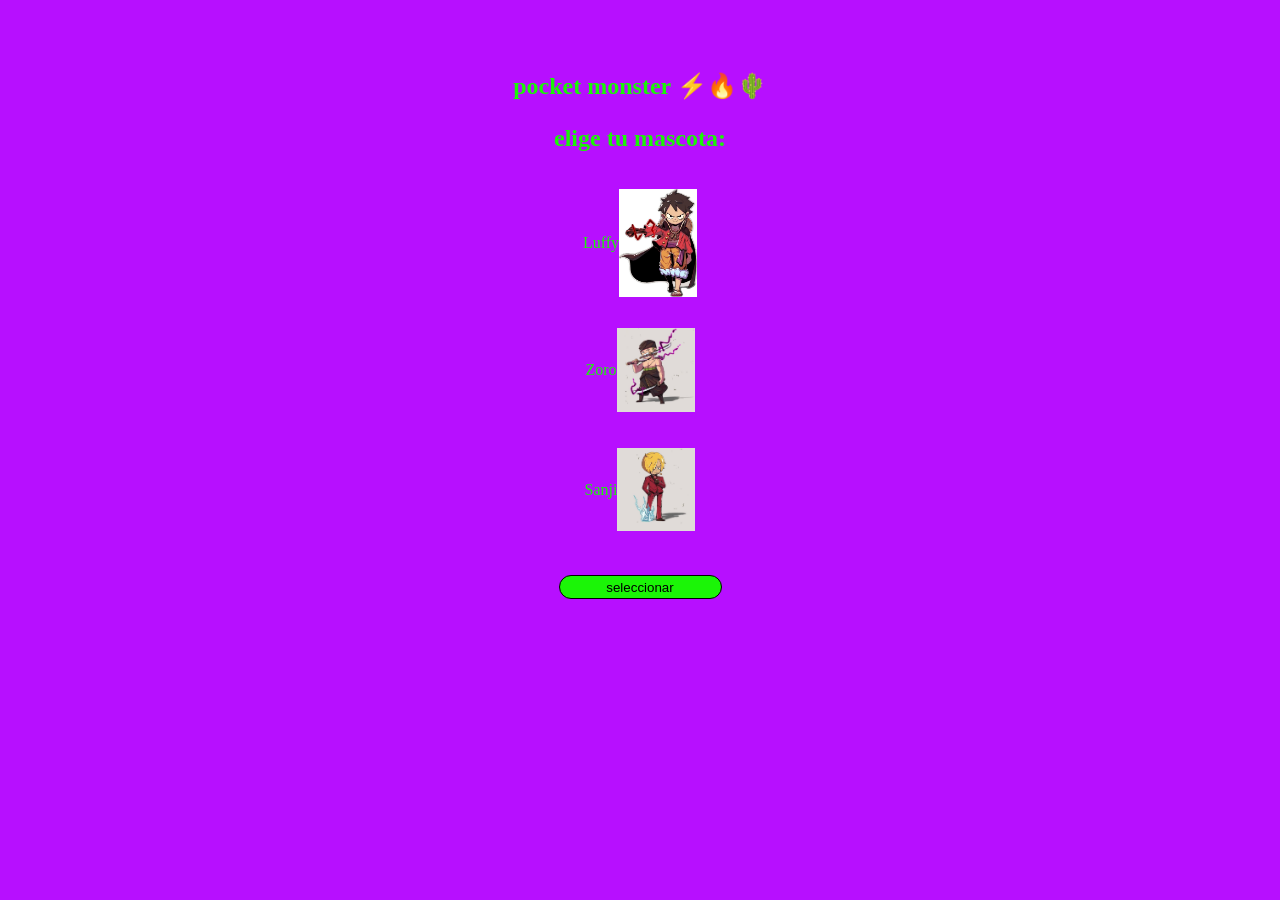
<file: mokipen/hola/hola.html>
<html>
    <head>
         <meta charset="utf-8"/>
         <title>POCKET MONSTER</title>
         <script src="hola.js"></script>
         <link rel="stylesheet" href="hola.css">
    </head>
    <body >
        

        <section id="seleccionar-mascota">
         <h1 class="titulo">pocket monster ⚡🔥🌵</h1> 

            <h2  class="suptitulo">elige tu mascota:</h2>

            <div class="tarjetas">
                 <label class="tarjeta-de-POCKET-MONSTER" for="luffy" >
                  <p>Luffy</p>
                   <img src="./holafotos/luffy.jpg" alt="Luffy">
                 </label>
            <input type="radio"  name="mascota" id="luffy" >

            <label class="tarjeta-de-POCKET-MONSTER" for="zoro"> 
              <p>Zoro</p>
                   <img src="./holafotos/zoro.jpg" alt="Zoro">
                  </label>
            <input type="radio"  name="mascota" id="zoro">

              <label class="tarjeta-de-POCKET-MONSTER" for="sanji">
                  <p>Sanji</p>
                   <img src="./holafotos/sanji.jpg" alt="Sanji">
            <input type="radio"  name="mascota" id="sanji">
               <button id="buton-mascota" class="seleccionar_mascota">seleccionar</button>
             </div>
          
        </section>

         <section id="seleccionar-ataque">
         <h1   class="titulo">POCKET MONSTER⚡🔥🌵</h1>
              <h2  class="suptitulo">elige tu ataque:</h2>

                <div>
                    <button id="boton-rallo" class="boton-de-ataque">rallo ⚡</button>
                    <button id="boton-fuego" class="boton-de-ataque">fuego 🔥</button>
                    <button id="boton-planta" class="boton-de-ataque">planta 🌵</button>
                </div>

                <div>
         <section id="mensajes">                   
        </section>
        <section id="mensajes">
        </section>
        <section id="reiniciar">
         <button id="boton-reiniciar">reiniciar</button>   
        </section>
                </div>
                <div>
                  <p>tu mascota <span id="mascota-jugador"></span> tiene <span id="vidas-jugador">3</span> vidas</p>
                  <p>la mascota de la computadora <span id="mascota-computadora"></span> tiene <span id="vidas-computadora">3</span> vidas</p>
      </div>        
    </section> 
    </body>
</html>
</file>
<file: styles.css>
:root {
    --primary: #1E40AF;
    --primary-dark: #1e3a8a;
    --secondary: #6B9080;
    --secondary-light: #8BA996;
    --accent: #D4A373;
    --accent-light: #E8C9A8;
    --background: #F7F9F9;
    --white: #FFFFFF;
    --text-primary: #2D3748;
    --text-secondary: #718096;
    --text-light: #A0AEC0;
    --success: #48BB78;
    --shadow-sm: 0 2px 8px rgba(0, 0, 0, 0.06);
    --shadow-md: 0 4px 20px rgba(0, 0, 0, 0.08);
    --shadow-lg: 0 8px 30px rgba(0, 0, 0, 0.12);
    --radius-sm: 8px;
    --radius-md: 12px;
    --radius-lg: 20px;
    --transition: 0.3s ease;
    --font-heading: 'Playfair Display', Georgia, serif;
    --font-body: 'Source Sans 3', -apple-system, BlinkMacSystemFont, sans-serif;
}

*, *::before, *::after {
    box-sizing: border-box;
    margin: 0;
    padding: 0;
}

html {
    scroll-behavior: smooth;
    font-size: 16px;
}

body {
    font-family: var(--font-body);
    background-color: var(--background);
    color: var(--text-primary);
    line-height: 1.6;
    overflow-x: hidden;
}

.container {
    max-width: 1200px;
    margin: 0 auto;
    padding: 0 20px;
}

a {
    text-decoration: none;
    color: inherit;
}

ul {
    list-style: none;
}

img {
    max-width: 100%;
    height: auto;
}

.section-title {
    font-family: var(--font-heading);
    font-size: 2.25rem;
    font-weight: 600;
    color: var(--text-primary);
    text-align: center;
    margin-bottom: 0.5rem;
}

.section-subtitle {
    font-size: 1.125rem;
    color: var(--text-secondary);
    text-align: center;
    margin-bottom: 3rem;
}

.btn {
    display: inline-flex;
    align-items: center;
    justify-content: center;
    padding: 14px 28px;
    font-family: var(--font-body);
    font-size: 1rem;
    font-weight: 600;
    border-radius: var(--radius-sm);
    border: 2px solid transparent;
    cursor: pointer;
    transition: var(--transition);
}

.btn-primary {
    background-color: var(--primary);
    color: var(--white);
    border-color: var(--primary);
}

.btn-primary:hover {
    background-color: var(--primary-dark);
    border-color: var(--primary-dark);
    transform: translateY(-2px);
    box-shadow: var(--shadow-md);
}

.btn-secondary {
    background-color: transparent;
    color: var(--primary);
    border-color: var(--primary);
}

.btn-secondary:hover {
    background-color: var(--primary);
    color: var(--white);
    transform: translateY(-2px);
}

.btn-large {
    padding: 18px 36px;
    font-size: 1.125rem;
}

.btn-full {
    width: 100%;
}

[data-animate] {
    opacity: 0;
    transform: translateY(30px);
    transition: opacity 0.6s ease, transform 0.6s ease;
}

[data-animate].animated {
    opacity: 1;
    transform: translateY(0);
}

/* Navigation */
.navbar {
    position: fixed;
    top: 0;
    left: 0;
    right: 0;
    z-index: 1000;
    background-color: rgba(247, 249, 249, 0.95);
    backdrop-filter: blur(10px);
    box-shadow: var(--shadow-sm);
    transition: var(--transition);
}

.navbar.scrolled {
    background-color: rgba(255, 255, 255, 0.98);
}

.nav-container {
    display: flex;
    align-items: center;
    justify-content: space-between;
    height: 70px;
}

.logo {
    font-family: var(--font-heading);
    font-size: 1.5rem;
    font-weight: 700;
    color: var(--primary);
}

.logo span {
    color: var(--secondary);
}

.nav-menu {
    display: flex;
    align-items: center;
    gap: 2rem;
}

.nav-link {
    font-size: 0.9375rem;
    font-weight: 500;
    color: var(--text-primary);
    transition: var(--transition);
    position: relative;
}

.nav-link::after {
    content: '';
    position: absolute;
    bottom: -4px;
    left: 0;
    width: 0;
    height: 2px;
    background-color: var(--primary);
    transition: var(--transition);
}

.nav-link:hover::after {
    width: 100%;
}

.nav-cta {
    padding: 10px 20px;
    font-size: 0.875rem;
}

.mobile-menu-btn {
    display: none;
    flex-direction: column;
    gap: 5px;
    background: none;
    border: none;
    cursor: pointer;
    padding: 5px;
}

.mobile-menu-btn span {
    display: block;
    width: 25px;
    height: 3px;
    background-color: var(--text-primary);
    border-radius: 2px;
    transition: var(--transition);
}

/* Hero Section */
.hero {
    position: relative;
    min-height: 100vh;
    display: flex;
    align-items: center;
    justify-content: center;
    text-align: center;
    padding: 120px 20px 80px;
    overflow: hidden;
}

.hero-bg {
    position: absolute;
    inset: 0;
    background: 
        radial-gradient(ellipse at 20% 80%, rgba(107, 144, 128, 0.15) 0%, transparent 50%),
        radial-gradient(ellipse at 80% 20%, rgba(30, 64, 175, 0.1) 0%, transparent 50%),
        radial-gradient(ellipse at 50% 50%, rgba(212, 163, 115, 0.08) 0%, transparent 60%);
    z-index: -1;
}

.hero-badge {
    display: inline-block;
    padding: 8px 16px;
    background-color: rgba(107, 144, 128, 0.15);
    color: var(--secondary);
    font-size: 0.875rem;
    font-weight: 600;
    border-radius: 50px;
    margin-bottom: 1.5rem;
}

.hero-title {
    font-family: var(--font-heading);
    font-size: clamp(2.25rem, 5vw, 3.5rem);
    font-weight: 700;
    color: var(--text-primary);
    line-height: 1.2;
    margin-bottom: 1.5rem;
    max-width: 800px;
}

.hero-subtitle {
    font-size: 1.25rem;
    color: var(--text-secondary);
    max-width: 600px;
    margin: 0 auto 2rem;
}

.hero-price {
    margin-bottom: 1.5rem;
}

.hero-price .price-old {
    font-size: 1.25rem;
    color: var(--text-light);
    text-decoration: line-through;
    margin-right: 12px;
}

.hero-price .price-new {
    font-size: 2.5rem;
    font-weight: 700;
    color: var(--primary);
}

.hero-price .price-new span {
    font-size: 1.25rem;
    font-weight: 400;
}

.hero .btn-large {
    margin-bottom: 1rem;
}

.hero-note {
    font-size: 0.875rem;
    color: var(--text-light);
}

/* Features Section */
.features {
    padding: 100px 20px;
    background-color: var(--white);
}

.features-grid {
    display: grid;
    grid-template-columns: repeat(3, 1fr);
    gap: 2rem;
    margin-top: 3rem;
}

.feature-card {
    background-color: var(--background);
    padding: 2.5rem 2rem;
    border-radius: var(--radius-md);
    text-align: center;
    transition: var(--transition);
}

.feature-card:hover {
    transform: translateY(-8px);
    box-shadow: var(--shadow-md);
}

.feature-icon {
    font-size: 3rem;
    margin-bottom: 1.5rem;
}

.feature-card h3 {
    font-family: var(--font-heading);
    font-size: 1.375rem;
    font-weight: 600;
    margin-bottom: 1rem;
    color: var(--text-primary);
}

.feature-card p {
    color: var(--text-secondary);
    font-size: 1rem;
}

/* Pain Points Section */
.pain-points {
    padding: 100px 20px;
    background: linear-gradient(180deg, var(--background) 0%, var(--white) 100%);
}

.pain-grid {
    display: grid;
    grid-template-columns: repeat(3, 1fr);
    gap: 2rem;
    margin-top: 3rem;
}

.pain-card {
    background-color: var(--white);
    padding: 2rem;
    border-radius: var(--radius-md);
    box-shadow: var(--shadow-sm);
    text-align: center;
    transition: var(--transition);
    border: 1px solid rgba(0, 0, 0, 0.05);
}

.pain-card:hover {
    transform: translateY(-5px);
    box-shadow: var(--shadow-md);
}

.pain-icon {
    font-size: 2.5rem;
    display: block;
    margin-bottom: 1rem;
}

.pain-card h3 {
    font-family: var(--font-heading);
    font-size: 1.25rem;
    font-weight: 600;
    margin-bottom: 0.75rem;
    color: var(--text-primary);
}

.pain-card p {
    color: var(--text-secondary);
    font-size: 0.9375rem;
}

/* Pricing Section */
.pricing {
    padding: 100px 20px;
    background-color: var(--background);
    position: relative;
}

.pricing::before {
    content: '';
    position: absolute;
    top: 0;
    left: 50%;
    transform: translateX(-50%);
    width: 200px;
    height: 4px;
    background: linear-gradient(90deg, var(--primary), var(--secondary));
    border-radius: 2px;
}

.pricing-cards {
    display: grid;
    grid-template-columns: repeat(2, 1fr);
    gap: 2rem;
    max-width: 900px;
    margin: 3rem auto 0;
}

.pricing-card {
    background-color: var(--white);
    padding: 2.5rem;
    border-radius: var(--radius-md);
    box-shadow: var(--shadow-md);
    text-align: center;
    position: relative;
    transition: var(--transition);
}

.pricing-card:hover {
    transform: translateY(-5px);
    box-shadow: var(--shadow-lg);
}

.pricing-card.featured {
    border: 2px solid var(--primary);
    transform: scale(1.05);
}

.pricing-card.featured:hover {
    transform: scale(1.05) translateY(-5px);
}

.pricing-badge {
    position: absolute;
    top: -12px;
    left: 50%;
    transform: translateX(-50%);
    background-color: var(--primary);
    color: var(--white);
    padding: 6px 16px;
    border-radius: 50px;
    font-size: 0.75rem;
    font-weight: 600;
    text-transform: uppercase;
    letter-spacing: 0.5px;
}

.pricing-card h3 {
    font-family: var(--font-heading);
    font-size: 1.5rem;
    font-weight: 600;
    margin-bottom: 1rem;
}

.pricing-price {
    margin-bottom: 0.5rem;
}

.pricing-price .price-old {
    font-size: 1.125rem;
    color: var(--text-light);
    text-decoration: line-through;
    margin-right: 8px;
}

.pricing-price .price-new {
    font-size: 2.5rem;
    font-weight: 700;
    color: var(--primary);
}

.pricing-price .price-new span {
    font-size: 1rem;
    font-weight: 400;
}

.pricing-note {
    font-size: 0.875rem;
    color: var(--text-secondary);
    margin-bottom: 1.5rem;
}

.pricing-features {
    text-align: left;
    margin-bottom: 2rem;
}

.pricing-features li {
    display: flex;
    align-items: center;
    gap: 12px;
    padding: 12px 0;
    border-bottom: 1px solid rgba(0, 0, 0, 0.06);
    font-size: 0.9375rem;
}

.pricing-features li:last-child {
    border-bottom: none;
}

.pricing-features .check {
    color: var(--success);
    font-weight: 700;
    font-size: 1.125rem;
}

/* About Section */
.about {
    padding: 100px 20px;
    background-color: var(--white);
}

.about-content {
    display: grid;
    grid-template-columns: 1fr 1.5fr;
    gap: 4rem;
    align-items: center;
}

.about-image {
    display: flex;
    justify-content: center;
}

.about-img-placeholder {
    width: 300px;
    height: 350px;
    background: linear-gradient(135deg, var(--secondary-light), var(--secondary));
    border-radius: var(--radius-lg);
    display: flex;
    flex-direction: column;
    align-items: center;
    justify-content: center;
    color: var(--white);
}

.about-img-placeholder span {
    font-size: 4rem;
    margin-bottom: 1rem;
}

.about-img-placeholder p {
    font-size: 0.875rem;
    opacity: 0.8;
}

.about-text h2 {
    font-family: var(--font-heading);
    font-size: 1.25rem;
    font-weight: 400;
    color: var(--secondary);
    text-transform: uppercase;
    letter-spacing: 2px;
    margin-bottom: 0.5rem;
}

.about-text h3 {
    font-family: var(--font-heading);
    font-size: 2rem;
    font-weight: 600;
    margin-bottom: 1.5rem;
}

.about-text p {
    margin-bottom: 1rem;
    color: var(--text-secondary);
}

.about-text strong {
    color: var(--text-primary);
}

.about-credentials {
    display: flex;
    flex-wrap: wrap;
    gap: 12px;
    margin-top: 1.5rem;
}

.credential {
    display: inline-block;
    padding: 8px 16px;
    background-color: var(--background);
    border-radius: var(--radius-sm);
    font-size: 0.875rem;
    color: var(--text-secondary);
}

/* FAQ Section */
.faq {
    padding: 100px 20px;
    background-color: var(--background);
}

.faq-list {
    max-width: 800px;
    margin: 3rem auto 0;
}

.faq-item {
    background-color: var(--white);
    border-radius: var(--radius-md);
    margin-bottom: 1rem;
    overflow: hidden;
    box-shadow: var(--shadow-sm);
}

.faq-question {
    width: 100%;
    display: flex;
    align-items: center;
    justify-content: space-between;
    padding: 1.25rem 1.5rem;
    background: none;
    border: none;
    cursor: pointer;
    font-family: var(--font-body);
    font-size: 1rem;
    font-weight: 600;
    color: var(--text-primary);
    text-align: left;
    transition: var(--transition);
}

.faq-question:hover {
    background-color: rgba(0, 0, 0, 0.02);
}

.faq-toggle {
    font-size: 1.5rem;
    color: var(--primary);
    transition: var(--transition);
}

.faq-item.active .faq-toggle {
    transform: rotate(45deg);
}

.faq-answer {
    max-height: 0;
    overflow: hidden;
    transition: max-height 0.4s ease;
}

.faq-item.active .faq-answer {
    max-height: 300px;
}

.faq-answer p {
    padding: 0 1.5rem 1.25rem;
    color: var(--text-secondary);
    line-height: 1.7;
}

/* Payment Section */
.payment-section {
    padding: 80px 20px;
    background-color: var(--white);
}

.payment-box {
    max-width: 500px;
    margin: 0 auto;
    background-color: var(--background);
    padding: 2.5rem;
    border-radius: var(--radius-md);
    text-align: center;
    box-shadow: var(--shadow-md);
}

.payment-box h3 {
    font-family: var(--font-heading);
    font-size: 1.5rem;
    margin-bottom: 0.5rem;
    color: var(--text-primary);
}

.payment-box > p {
    color: var(--text-secondary);
    margin-bottom: 1.5rem;
}

.payment-summary {
    background-color: var(--white);
    padding: 1.5rem;
    border-radius: var(--radius-sm);
    margin-bottom: 1.5rem;
}

.payment-item {
    display: flex;
    justify-content: space-between;
    align-items: center;
    font-size: 1.125rem;
    font-weight: 600;
    margin-bottom: 0.75rem;
    padding-bottom: 0.75rem;
    border-bottom: 2px dashed var(--text-light);
}

.payment-note {
    font-size: 0.9375rem;
    color: var(--success);
    font-weight: 600;
}

.payment-placeholder {
    background-color: var(--white);
    border: 2px dashed var(--primary);
    border-radius: var(--radius-sm);
    padding: 2rem;
    margin-bottom: 1rem;
}

.payment-placeholder p {
    font-size: 1rem;
    color: var(--text-primary);
    margin-bottom: 0.5rem;
}

.payment-placeholder .small {
    font-size: 0.75rem;
    color: var(--text-light);
}

.payment-secure {
    font-size: 0.875rem;
    color: var(--text-secondary);
}

.payment-details {
    margin-top: 1.5rem;
}

.bank-info {
    background-color: var(--white);
    padding: 1.5rem;
    border-radius: var(--radius-sm);
    margin-bottom: 1rem;
    border: 2px solid var(--primary);
}

.bank-info p {
    font-size: 1rem;
    margin-bottom: 0.5rem;
    color: var(--text-primary);
}

.bank-info p:last-child {
    margin-bottom: 0;
}

.payment-instruction {
    background-color: rgba(72, 187, 120, 0.1);
    color: var(--success);
    padding: 1rem;
    border-radius: var(--radius-sm);
    font-weight: 600;
    margin-bottom: 1rem;
}

.paypal-option {
    background-color: #f0f0f0;
    padding: 1.5rem;
    border-radius: var(--radius-sm);
    text-align: center;
}

.paypal-option p {
    margin-bottom: 0.5rem;
    color: var(--text-primary);
}

.paypal-email {
    font-size: 1.25rem !important;
    font-weight: 700;
    color: var(--primary) !important;
}

/* CTA Final */
.cta-final {
    padding: 80px 20px;
    background: linear-gradient(135deg, var(--primary) 0%, var(--primary-dark) 100%);
    text-align: center;
}

.cta-final h2 {
    font-family: var(--font-heading);
    font-size: 2.25rem;
    font-weight: 600;
    color: var(--white);
    margin-bottom: 1rem;
}

.cta-final p {
    font-size: 1.125rem;
    color: rgba(255, 255, 255, 0.8);
    margin-bottom: 2rem;
}

.cta-final .btn-primary {
    background-color: var(--white);
    color: var(--primary);
    border-color: var(--white);
}

.cta-final .btn-primary:hover {
    background-color: rgba(255, 255, 255, 0.9);
    border-color: rgba(255, 255, 255, 0.9);
}

/* Footer */
.footer {
    background-color: var(--text-primary);
    color: rgba(255, 255, 255, 0.7);
    padding: 60px 20px 20px;
}

.footer-content {
    display: grid;
    grid-template-columns: 1.5fr 1fr 1fr 1.5fr;
    gap: 3rem;
    margin-bottom: 3rem;
}

.footer-brand .logo {
    color: var(--white);
    display: inline-block;
    margin-bottom: 0.75rem;
}

.footer-brand p {
    font-size: 0.9375rem;
}

.footer-links h4 {
    color: var(--white);
    font-size: 0.875rem;
    font-weight: 600;
    text-transform: uppercase;
    letter-spacing: 1px;
    margin-bottom: 1rem;
}

.footer-links ul li {
    margin-bottom: 0.75rem;
}

.footer-links a {
    font-size: 0.9375rem;
    transition: var(--transition);
}

.footer-links a:hover {
    color: var(--white);
}

.footer-social h4 {
    color: var(--white);
    font-size: 0.875rem;
    font-weight: 600;
    text-transform: uppercase;
    letter-spacing: 1px;
    margin-bottom: 1rem;
}

.social-links {
    display: flex;
    gap: 12px;
    margin-bottom: 1rem;
}

.social-links a {
    display: flex;
    align-items: center;
    justify-content: center;
    width: 40px;
    height: 40px;
    background-color: rgba(255, 255, 255, 0.1);
    border-radius: 50%;
    font-size: 1.25rem;
    transition: var(--transition);
}

.social-links a:hover {
    background-color: var(--primary);
    color: var(--white);
}

.footer-contact {
    font-size: 0.875rem;
}

.footer-contact a {
    color: var(--white);
    text-decoration: underline;
}

.footer-bottom {
    padding-top: 2rem;
    border-top: 1px solid rgba(255, 255, 255, 0.1);
    text-align: center;
}

.footer-bottom p {
    font-size: 0.875rem;
    margin-bottom: 0.5rem;
}

.disclaimer {
    font-size: 0.75rem;
    opacity: 0.6;
}

/* Responsive */
@media (max-width: 1024px) {
    .features-grid,
    .pain-grid {
        grid-template-columns: repeat(2, 1fr);
    }

    .pricing-card.featured {
        transform: none;
    }

    .pricing-card.featured:hover {
        transform: translateY(-5px);
    }

    .about-content {
        grid-template-columns: 1fr;
        gap: 2rem;
    }

    .about-image {
        order: -1;
    }

    .footer-content {
        grid-template-columns: repeat(2, 1fr);
    }
}

@media (max-width: 768px) {
    .mobile-menu-btn {
        display: flex;
    }

    .nav-menu {
        position: fixed;
        top: 70px;
        left: 0;
        right: 0;
        background-color: var(--white);
        flex-direction: column;
        padding: 2rem;
        gap: 1rem;
        box-shadow: var(--shadow-md);
        transform: translateY(-150%);
        opacity: 0;
        transition: var(--transition);
    }

    .nav-menu.active {
        transform: translateY(0);
        opacity: 1;
    }

    .features-grid,
    .pain-grid,
    .pricing-cards {
        grid-template-columns: 1fr;
    }

    .hero-title {
        font-size: 2rem;
    }

    .hero-subtitle {
        font-size: 1.125rem;
    }

    .section-title {
        font-size: 1.75rem;
    }

    .footer-content {
        grid-template-columns: 1fr;
        gap: 2rem;
    }
}

@media (max-width: 480px) {
    .hero {
        padding: 100px 20px 60px;
    }

    .hero-title {
        font-size: 1.75rem;
    }

    .hero-price .price-new {
        font-size: 2rem;
    }

    .btn-large {
        padding: 16px 24px;
        font-size: 1rem;
    }

    .feature-card,
    .pain-card {
        padding: 1.5rem;
    }

    .pricing-card {
        padding: 1.5rem;
    }
}
</file>
<file: mokipen/hola/psicologia/psicologia-para-movil/styles.css>
:root {
    --primary: #7C3AED;
    --primary-dark: #6D28D9;
    --secondary: #3B82F6;
    --secondary-light: #60A5FA;
    --accent: #D4A373;
    --accent-light: #E8C9A8;
    --background: #F7F9F9;
    --white: #FFFFFF;
    --text-primary: #2D3748;
    --text-secondary: #718096;
    --text-light: #A0AEC0;
    --success: #48BB78;
    --shadow-sm: 0 2px 8px rgba(0, 0, 0, 0.06);
    --shadow-md: 0 4px 20px rgba(0, 0, 0, 0.08);
    --shadow-lg: 0 8px 30px rgba(0, 0, 0, 0.12);
    --radius-sm: 8px;
    --radius-md: 12px;
    --radius-lg: 20px;
    --transition: 0.3s ease;
    --font-heading: 'Playfair Display', Georgia, serif;
    --font-body: 'Source Sans 3', -apple-system, BlinkMacSystemFont, sans-serif;
}

*, *::before, *::after {
    box-sizing: border-box;
    margin: 0;
    padding: 0;
}

html {
    scroll-behavior: smooth;
    font-size: 16px;
}

body {
    font-family: var(--font-body);
    background-color: var(--background);
    color: var(--text-primary);
    line-height: 1.6;
    overflow-x: hidden;
}

.container {
    max-width: 1200px;
    margin: 0 auto;
    padding: 0 20px;
}

a {
    text-decoration: none;
    color: inherit;
}

ul {
    list-style: none;
}

img {
    max-width: 100%;
    height: auto;
}

.section-title {
    font-family: var(--font-heading);
    font-size: 2.25rem;
    font-weight: 600;
    color: var(--text-primary);
    text-align: center;
    margin-bottom: 0.5rem;
}

.section-subtitle {
    font-size: 1.125rem;
    color: var(--text-secondary);
    text-align: center;
    margin-bottom: 3rem;
}

.btn {
    display: inline-flex;
    align-items: center;
    justify-content: center;
    padding: 14px 28px;
    font-family: var(--font-body);
    font-size: 1rem;
    font-weight: 600;
    border-radius: var(--radius-sm);
    border: 2px solid transparent;
    cursor: pointer;
    transition: var(--transition);
}

.btn-primary {
    background-color: var(--primary);
    color: var(--white);
    border-color: var(--primary);
}

.btn-primary:hover {
    background-color: var(--primary-dark);
    border-color: var(--primary-dark);
    transform: translateY(-2px);
    box-shadow: var(--shadow-md);
}

.btn-secondary {
    background-color: transparent;
    color: var(--primary);
    border-color: var(--primary);
}

.btn-secondary:hover {
    background-color: var(--primary);
    color: var(--white);
    transform: translateY(-2px);
}

.btn-large {
    padding: 18px 36px;
    font-size: 1.125rem;
}

.btn-full {
    width: 100%;
}

[data-animate] {
    opacity: 0;
    transform: translateY(30px);
    transition: opacity 0.6s ease, transform 0.6s ease;
}

[data-animate].animated {
    opacity: 1;
    transform: translateY(0);
}

/* Navigation */
.navbar {
    position: fixed;
    top: 0;
    left: 0;
    right: 0;
    z-index: 1000;
    background-color: rgba(247, 249, 249, 0.95);
    backdrop-filter: blur(10px);
    box-shadow: var(--shadow-sm);
    transition: var(--transition);
}

.navbar.scrolled {
    background-color: rgba(255, 255, 255, 0.98);
}

.nav-container {
    display: flex;
    align-items: center;
    justify-content: space-between;
    height: 70px;
}

.logo {
    font-family: var(--font-heading);
    font-size: 1.5rem;
    font-weight: 700;
    color: var(--primary);
}

.logo span {
    color: var(--secondary);
}

.nav-menu {
    display: flex;
    align-items: center;
    gap: 2rem;
}

.nav-link {
    font-size: 0.9375rem;
    font-weight: 500;
    color: var(--text-primary);
    transition: var(--transition);
    position: relative;
}

.nav-link::after {
    content: '';
    position: absolute;
    bottom: -4px;
    left: 0;
    width: 0;
    height: 2px;
    background-color: var(--primary);
    transition: var(--transition);
}

.nav-link:hover::after {
    width: 100%;
}

.nav-cta {
    padding: 10px 20px;
    font-size: 0.875rem;
}

.mobile-menu-btn {
    display: none;
    flex-direction: column;
    gap: 5px;
    background: none;
    border: none;
    cursor: pointer;
    padding: 5px;
}

.mobile-menu-btn span {
    display: block;
    width: 25px;
    height: 3px;
    background-color: var(--text-primary);
    border-radius: 2px;
    transition: var(--transition);
}

/* Hero Section */
.hero {
    position: relative;
    min-height: 100vh;
    display: flex;
    align-items: center;
    justify-content: center;
    text-align: center;
    padding: 120px 20px 80px;
    overflow: hidden;
}

.hero-bg {
    position: absolute;
    inset: 0;
    background: 
        radial-gradient(ellipse at 20% 80%, rgba(107, 144, 128, 0.15) 0%, transparent 50%),
        radial-gradient(ellipse at 80% 20%, rgba(30, 64, 175, 0.1) 0%, transparent 50%),
        radial-gradient(ellipse at 50% 50%, rgba(212, 163, 115, 0.08) 0%, transparent 60%);
    z-index: -1;
}

.hero-badge {
    display: inline-block;
    padding: 8px 16px;
    background-color: rgba(107, 144, 128, 0.15);
    color: var(--secondary);
    font-size: 0.875rem;
    font-weight: 600;
    border-radius: 50px;
    margin-bottom: 1.5rem;
}

.hero-title {
    font-family: var(--font-heading);
    font-size: clamp(2.25rem, 5vw, 3.5rem);
    font-weight: 700;
    color: var(--text-primary);
    line-height: 1.2;
    margin-bottom: 1.5rem;
    max-width: 800px;
}

.hero-subtitle {
    font-size: 1.25rem;
    color: var(--text-secondary);
    max-width: 600px;
    margin: 0 auto 2rem;
}

.hero-price {
    margin-bottom: 1.5rem;
}

.hero-price .price-old {
    font-size: 1.25rem;
    color: var(--text-light);
    text-decoration: line-through;
    margin-right: 12px;
}

.hero-price .price-new {
    font-size: 2.5rem;
    font-weight: 700;
    color: var(--primary);
}

.hero-price .price-new span {
    font-size: 1.25rem;
    font-weight: 400;
}

.hero .btn-large {
    margin-bottom: 1rem;
}

.hero-note {
    font-size: 0.875rem;
    color: var(--text-light);
}

/* Features Section */
.features {
    padding: 100px 20px;
    background-color: var(--white);
}

.features-grid {
    display: grid;
    grid-template-columns: repeat(3, 1fr);
    gap: 2rem;
    margin-top: 3rem;
}

.feature-card {
    background-color: var(--background);
    padding: 2.5rem 2rem;
    border-radius: var(--radius-md);
    text-align: center;
    transition: var(--transition);
}

.feature-card:hover {
    transform: translateY(-8px);
    box-shadow: var(--shadow-md);
}

.feature-icon {
    font-size: 3rem;
    margin-bottom: 1.5rem;
}

.feature-card h3 {
    font-family: var(--font-heading);
    font-size: 1.375rem;
    font-weight: 600;
    margin-bottom: 1rem;
    color: var(--text-primary);
}

.feature-card p {
    color: var(--text-secondary);
    font-size: 1rem;
}

/* Pain Points Section */
.pain-points {
    padding: 100px 20px;
    background: linear-gradient(180deg, var(--background) 0%, var(--white) 100%);
}

.pain-grid {
    display: grid;
    grid-template-columns: repeat(3, 1fr);
    gap: 2rem;
    margin-top: 3rem;
}

.pain-card {
    background-color: var(--white);
    padding: 2rem;
    border-radius: var(--radius-md);
    box-shadow: var(--shadow-sm);
    text-align: center;
    transition: var(--transition);
    border: 1px solid rgba(0, 0, 0, 0.05);
}

.pain-card:hover {
    transform: translateY(-5px);
    box-shadow: var(--shadow-md);
}

.pain-icon {
    font-size: 2.5rem;
    display: block;
    margin-bottom: 1rem;
}

.pain-card h3 {
    font-family: var(--font-heading);
    font-size: 1.25rem;
    font-weight: 600;
    margin-bottom: 0.75rem;
    color: var(--text-primary);
}

.pain-card p {
    color: var(--text-secondary);
    font-size: 0.9375rem;
}

/* Pricing Section */
.pricing {
    padding: 100px 20px;
    background-color: var(--background);
    position: relative;
}

.pricing::before {
    content: '';
    position: absolute;
    top: 0;
    left: 50%;
    transform: translateX(-50%);
    width: 200px;
    height: 4px;
    background: linear-gradient(90deg, var(--primary), var(--secondary));
    border-radius: 2px;
}

.pricing-cards {
    display: grid;
    grid-template-columns: repeat(2, 1fr);
    gap: 2rem;
    max-width: 900px;
    margin: 3rem auto 0;
}

.pricing-card {
    background-color: var(--white);
    padding: 2.5rem;
    border-radius: var(--radius-md);
    box-shadow: var(--shadow-md);
    text-align: center;
    position: relative;
    transition: var(--transition);
}

.pricing-card:hover {
    transform: translateY(-5px);
    box-shadow: var(--shadow-lg);
}

.pricing-card.featured {
    border: 2px solid var(--primary);
    transform: scale(1.05);
}

.pricing-card.featured:hover {
    transform: scale(1.05) translateY(-5px);
}

.pricing-badge {
    position: absolute;
    top: -12px;
    left: 50%;
    transform: translateX(-50%);
    background-color: var(--primary);
    color: var(--white);
    padding: 6px 16px;
    border-radius: 50px;
    font-size: 0.75rem;
    font-weight: 600;
    text-transform: uppercase;
    letter-spacing: 0.5px;
}

.pricing-card h3 {
    font-family: var(--font-heading);
    font-size: 1.5rem;
    font-weight: 600;
    margin-bottom: 1rem;
}

.pricing-price {
    margin-bottom: 0.5rem;
}

.pricing-price .price-old {
    font-size: 1.125rem;
    color: var(--text-light);
    text-decoration: line-through;
    margin-right: 8px;
}

.pricing-price .price-new {
    font-size: 2.5rem;
    font-weight: 700;
    color: var(--primary);
}

.pricing-price .price-new span {
    font-size: 1rem;
    font-weight: 400;
}

.pricing-note {
    font-size: 0.875rem;
    color: var(--text-secondary);
    margin-bottom: 1.5rem;
}

.pricing-features {
    text-align: left;
    margin-bottom: 2rem;
}

.pricing-features li {
    display: flex;
    align-items: center;
    gap: 12px;
    padding: 12px 0;
    border-bottom: 1px solid rgba(0, 0, 0, 0.06);
    font-size: 0.9375rem;
}

.pricing-features li:last-child {
    border-bottom: none;
}

.pricing-features .check {
    color: var(--success);
    font-weight: 700;
    font-size: 1.125rem;
}

/* About Section */
.about {
    padding: 100px 20px;
    background-color: var(--white);
}

.about-content {
    display: grid;
    grid-template-columns: 1fr 1.5fr;
    gap: 4rem;
    align-items: center;
}

.about-image {
    display: flex;
    justify-content: center;
}

.about-img-placeholder {
    width: 300px;
    height: 350px;
    background: linear-gradient(135deg, var(--secondary-light), var(--secondary));
    border-radius: var(--radius-lg);
    display: flex;
    flex-direction: column;
    align-items: center;
    justify-content: center;
    color: var(--white);
}

.about-img-placeholder span {
    font-size: 4rem;
    margin-bottom: 1rem;
}

.about-img-placeholder p {
    font-size: 0.875rem;
    opacity: 0.8;
}

.about-text h2 {
    font-family: var(--font-heading);
    font-size: 1.25rem;
    font-weight: 400;
    color: var(--secondary);
    text-transform: uppercase;
    letter-spacing: 2px;
    margin-bottom: 0.5rem;
}

.about-text h3 {
    font-family: var(--font-heading);
    font-size: 2rem;
    font-weight: 600;
    margin-bottom: 1.5rem;
}

.about-text p {
    margin-bottom: 1rem;
    color: var(--text-secondary);
}

.about-text strong {
    color: var(--text-primary);
}

.about-credentials {
    display: flex;
    flex-wrap: wrap;
    gap: 12px;
    margin-top: 1.5rem;
}

.credential {
    display: inline-block;
    padding: 8px 16px;
    background-color: var(--background);
    border-radius: var(--radius-sm);
    font-size: 0.875rem;
    color: var(--text-secondary);
}

/* FAQ Section */
.faq {
    padding: 100px 20px;
    background-color: var(--background);
}

.faq-list {
    max-width: 800px;
    margin: 3rem auto 0;
}

.faq-item {
    background-color: var(--white);
    border-radius: var(--radius-md);
    margin-bottom: 1rem;
    overflow: hidden;
    box-shadow: var(--shadow-sm);
}

.faq-question {
    width: 100%;
    display: flex;
    align-items: center;
    justify-content: space-between;
    padding: 1.25rem 1.5rem;
    background: none;
    border: none;
    cursor: pointer;
    font-family: var(--font-body);
    font-size: 1rem;
    font-weight: 600;
    color: var(--text-primary);
    text-align: left;
    transition: var(--transition);
}

.faq-question:hover {
    background-color: rgba(0, 0, 0, 0.02);
}

.faq-toggle {
    font-size: 1.5rem;
    color: var(--primary);
    transition: var(--transition);
}

.faq-item.active .faq-toggle {
    transform: rotate(45deg);
}

.faq-answer {
    max-height: 0;
    overflow: hidden;
    transition: max-height 0.4s ease;
}

.faq-item.active .faq-answer {
    max-height: 300px;
}

.faq-answer p {
    padding: 0 1.5rem 1.25rem;
    color: var(--text-secondary);
    line-height: 1.7;
}

/* Payment Section */
.payment-section {
    padding: 80px 20px;
    background-color: var(--white);
}

.payment-box {
    max-width: 500px;
    margin: 0 auto;
    background-color: var(--background);
    padding: 2.5rem;
    border-radius: var(--radius-md);
    text-align: center;
    box-shadow: var(--shadow-md);
}

.payment-box h3 {
    font-family: var(--font-heading);
    font-size: 1.5rem;
    margin-bottom: 0.5rem;
    color: var(--text-primary);
}

.payment-box > p {
    color: var(--text-secondary);
    margin-bottom: 1.5rem;
}

.payment-summary {
    background-color: var(--white);
    padding: 1.5rem;
    border-radius: var(--radius-sm);
    margin-bottom: 1.5rem;
}

.payment-item {
    display: flex;
    justify-content: space-between;
    align-items: center;
    font-size: 1.125rem;
    font-weight: 600;
    margin-bottom: 0.75rem;
    padding-bottom: 0.75rem;
    border-bottom: 2px dashed var(--text-light);
}

.payment-note {
    font-size: 0.9375rem;
    color: var(--success);
    font-weight: 600;
}

.payment-placeholder {
    background-color: var(--white);
    border: 2px dashed var(--primary);
    border-radius: var(--radius-sm);
    padding: 2rem;
    margin-bottom: 1rem;
}

.payment-placeholder p {
    font-size: 1rem;
    color: var(--text-primary);
    margin-bottom: 0.5rem;
}

.payment-placeholder .small {
    font-size: 0.75rem;
    color: var(--text-light);
}

.payment-secure {
    font-size: 0.875rem;
    color: var(--text-secondary);
}

.payment-details {
    margin-top: 1.5rem;
}

.bank-info {
    background-color: var(--white);
    padding: 1.5rem;
    border-radius: var(--radius-sm);
    margin-bottom: 1rem;
    border: 2px solid var(--primary);
}

.bank-info p {
    font-size: 1rem;
    margin-bottom: 0.5rem;
    color: var(--text-primary);
}

.bank-info p:last-child {
    margin-bottom: 0;
}

.payment-instruction {
    background-color: rgba(72, 187, 120, 0.1);
    color: var(--success);
    padding: 1rem;
    border-radius: var(--radius-sm);
    font-weight: 600;
    margin-bottom: 1rem;
}

.paypal-option {
    background-color: #f0f0f0;
    padding: 1.5rem;
    border-radius: var(--radius-sm);
    text-align: center;
}

.paypal-option p {
    margin-bottom: 0.5rem;
    color: var(--text-primary);
}

.paypal-email {
    font-size: 1.25rem !important;
    font-weight: 700;
    color: var(--primary) !important;
}

/* CTA Final */
.cta-final {
    padding: 80px 20px;
    background: linear-gradient(135deg, var(--primary) 0%, var(--primary-dark) 100%);
    text-align: center;
}

.cta-final h2 {
    font-family: var(--font-heading);
    font-size: 2.25rem;
    font-weight: 600;
    color: var(--white);
    margin-bottom: 1rem;
}

.cta-final p {
    font-size: 1.125rem;
    color: rgba(255, 255, 255, 0.8);
    margin-bottom: 2rem;
}

.cta-final .btn-primary {
    background-color: var(--white);
    color: var(--primary);
    border-color: var(--white);
}

.cta-final .btn-primary:hover {
    background-color: rgba(255, 255, 255, 0.9);
    border-color: rgba(255, 255, 255, 0.9);
}

/* Footer */
.footer {
    background-color: var(--text-primary);
    color: rgba(255, 255, 255, 0.7);
    padding: 60px 20px 20px;
}

.footer-content {
    display: grid;
    grid-template-columns: 1.5fr 1fr 1fr 1.5fr;
    gap: 3rem;
    margin-bottom: 3rem;
}

.footer-brand .logo {
    color: var(--white);
    display: inline-block;
    margin-bottom: 0.75rem;
}

.footer-brand p {
    font-size: 0.9375rem;
}

.footer-links h4 {
    color: var(--white);
    font-size: 0.875rem;
    font-weight: 600;
    text-transform: uppercase;
    letter-spacing: 1px;
    margin-bottom: 1rem;
}

.footer-links ul li {
    margin-bottom: 0.75rem;
}

.footer-links a {
    font-size: 0.9375rem;
    transition: var(--transition);
}

.footer-links a:hover {
    color: var(--white);
}

.footer-social h4 {
    color: var(--white);
    font-size: 0.875rem;
    font-weight: 600;
    text-transform: uppercase;
    letter-spacing: 1px;
    margin-bottom: 1rem;
}

.social-links {
    display: flex;
    gap: 12px;
    margin-bottom: 1rem;
}

.social-links a {
    display: flex;
    align-items: center;
    justify-content: center;
    width: 40px;
    height: 40px;
    background-color: rgba(255, 255, 255, 0.1);
    border-radius: 50%;
    font-size: 1.25rem;
    transition: var(--transition);
}

.social-links a:hover {
    background-color: var(--primary);
    color: var(--white);
}

.footer-contact {
    font-size: 0.875rem;
}

.footer-contact a {
    color: var(--white);
    text-decoration: underline;
}

.footer-bottom {
    padding-top: 2rem;
    border-top: 1px solid rgba(255, 255, 255, 0.1);
    text-align: center;
}

.footer-bottom p {
    font-size: 0.875rem;
    margin-bottom: 0.5rem;
}

.disclaimer {
    font-size: 0.75rem;
    opacity: 0.6;
}

/* Responsive */
@media (max-width: 1024px) {
    .features-grid,
    .pain-grid {
        grid-template-columns: repeat(2, 1fr);
    }

    .pricing-card.featured {
        transform: none;
    }

    .pricing-card.featured:hover {
        transform: translateY(-5px);
    }

    .about-content {
        grid-template-columns: 1fr;
        gap: 2rem;
    }

    .about-image {
        order: -1;
    }

    .footer-content {
        grid-template-columns: repeat(2, 1fr);
    }
}

@media (max-width: 768px) {
    .mobile-menu-btn {
        display: flex;
    }

    .nav-menu {
        position: fixed;
        top: 70px;
        left: 0;
        right: 0;
        background-color: var(--white);
        flex-direction: column;
        padding: 2rem;
        gap: 1rem;
        box-shadow: var(--shadow-md);
        transform: translateY(-150%);
        opacity: 0;
        transition: var(--transition);
    }

    .nav-menu.active {
        transform: translateY(0);
        opacity: 1;
    }

    .features-grid,
    .pain-grid,
    .pricing-cards {
        grid-template-columns: 1fr;
    }

    .hero-title {
        font-size: 2rem;
    }

    .hero-subtitle {
        font-size: 1.125rem;
    }

    .section-title {
        font-size: 1.75rem;
    }

    .footer-content {
        grid-template-columns: 1fr;
        gap: 2rem;
    }
}

@media (max-width: 480px) {
    .hero {
        padding: 100px 20px 60px;
    }

    .hero-title {
        font-size: 1.75rem;
    }

    .hero-price .price-new {
        font-size: 2rem;
    }

    .btn-large {
        padding: 16px 24px;
        font-size: 1rem;
    }

    .feature-card,
    .pain-card {
        padding: 1.5rem;
    }

    .pricing-card {
        padding: 1.5rem;
    }
}
</file>
<file: mokipen/hola/hola.css>
body{
   background: #b70fff;
}

#seleccionar-mascota{
   display: flex; 
   flex-direction: column;
   align-items: center;
}


.titulo{
   color: #1bf507;
 
   margin-top: 64px;
}

.suptitulo{
color:#1bf507 ;
margin-top: 5px;
}


.tarjeats {
  display: flex;
  gap: 100px; 
}


.tarjeta-de-POCKET-MONSTER {
  width: 163px;
  height: 112px;
  background: transparent;
  box-sizing: border-box;
  margin: 15px;  
  border-radius: 20px;
  display: flex;
  justify-content: center;
  align-items: center; 
  color:#1bf507;
  display: flex;
  flex-wrap: wrap;
 
}

.tarjeta-de-POCKET-MONSTER img{
   width: 78px;
  
}
.seleccionar_mascota{
    width: 180px;
    height: 24px;
    border-radius: 30px;
    background: #1bf507;
    border: 1px solid ;
    margin-top: 10px;
    margin-bottom:-73px;
}


input{
   display: none;
}

#seleccionar-ataque{ 
   flex-direction: column;
   align-items: center;
}

.boton-de-ataque{
    width: 180px;
    height: 24px;
    border-radius: 30px;
    background: #1bf507;
    border: 1px solid ;
    margin-top: 10px;
    margin-bottom:  10px;
}
</file>
